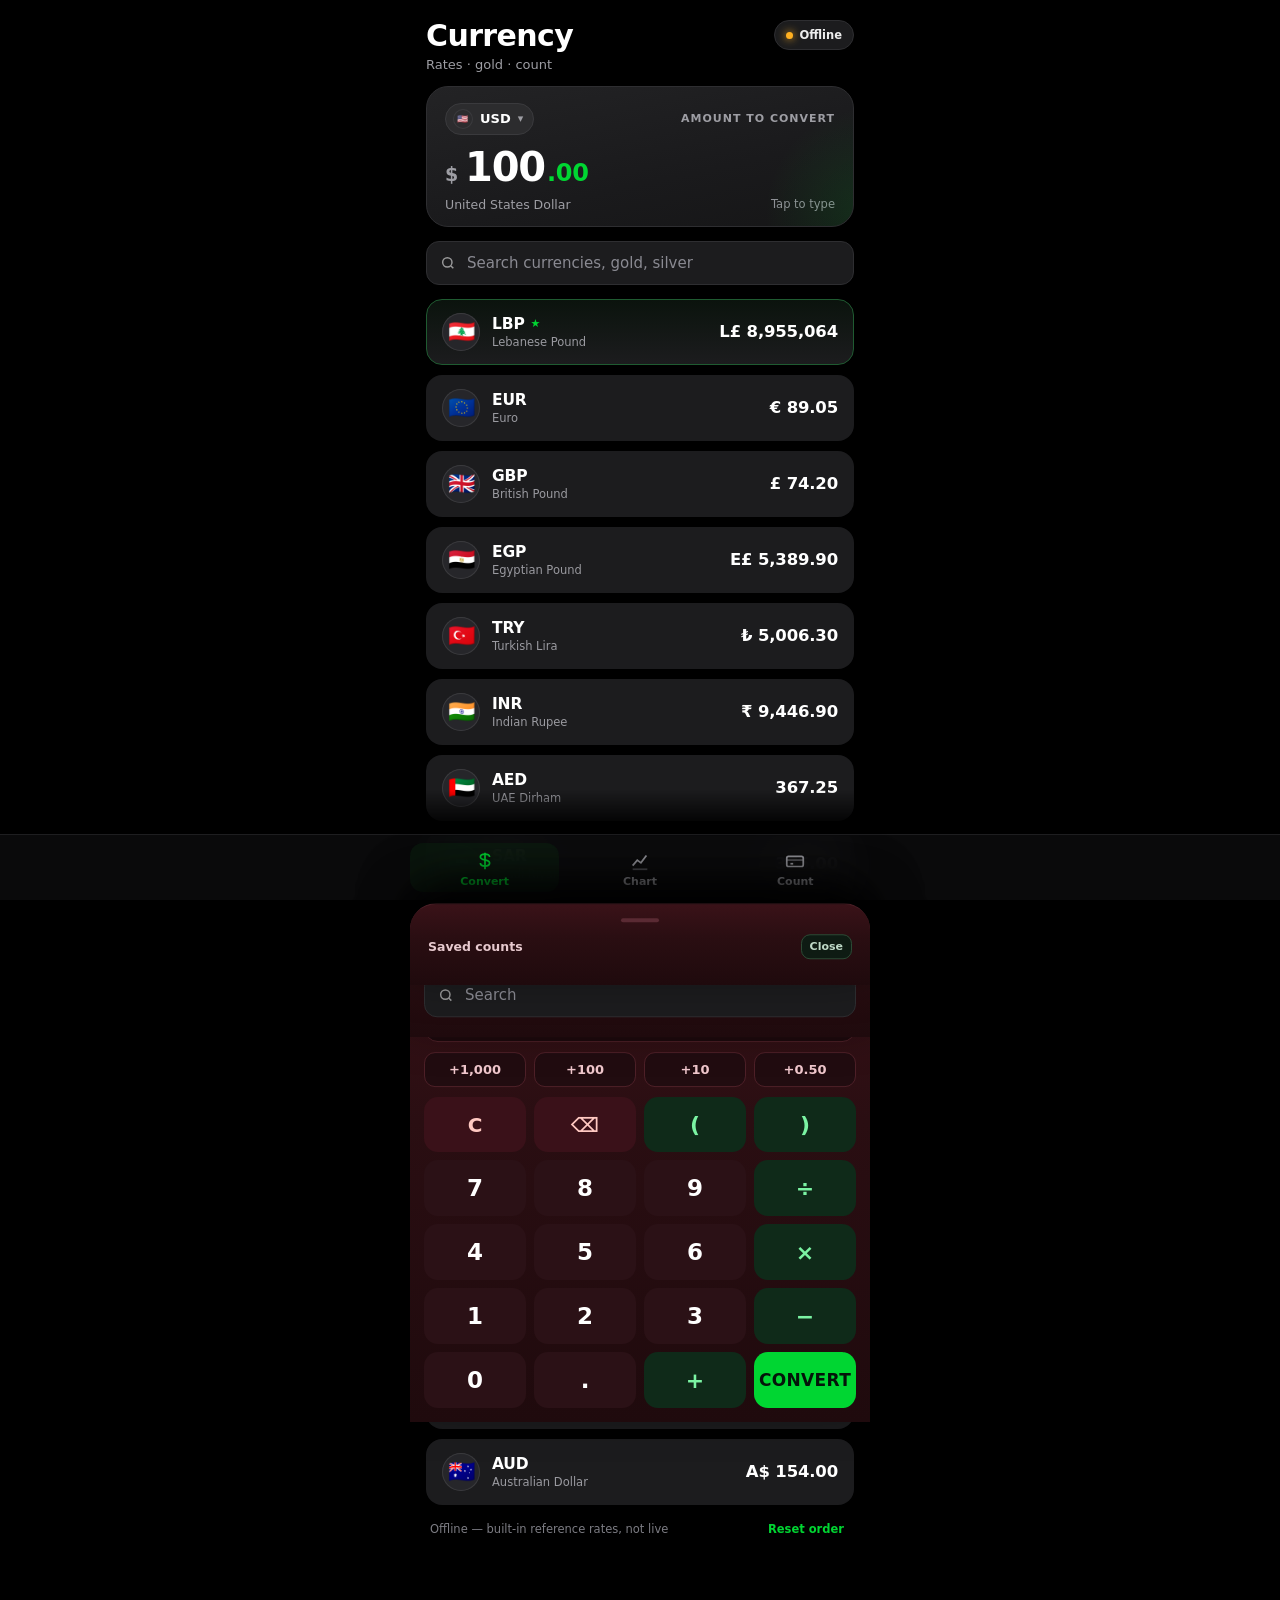
<file: web/index.html>
<!doctype html>
<html lang="en">
<head>
<meta charset="utf-8">
<meta name="viewport" content="width=device-width, initial-scale=1, viewport-fit=cover">
<meta name="theme-color" content="#000000">
<meta name="apple-mobile-web-app-capable" content="yes">
<meta name="apple-mobile-web-app-status-bar-style" content="black-translucent">
<meta name="apple-mobile-web-app-title" content="Currency">
<link rel="manifest" href="manifest.webmanifest">
<link rel="apple-touch-icon" href="icon-192.png">
<link rel="stylesheet" href="app.css">
<title>Currency</title>
</head>
<body>

<div class="shell">

  <!-- ── Convert ─────────────────────────────────────────── -->
  <section class="view active" id="view-convert">
    <header>
      <div>
        <div class="title">Currency</div>
        <div class="subtitle">Rates · gold · count</div>
      </div>
      <button class="status" id="status" type="button" title="Tap to refresh">
        <span class="dot"></span><span id="statusText">Updated</span>
      </button>
    </header>

    <button class="add-cur" id="installBanner" type="button" hidden>Install on this phone — works offline</button>

    <section class="base" id="baseCard">
      <div class="base-top">
        <span class="pill"><span id="baseFlag" class="badge fiat" style="width:20px;height:20px;font-size:9px">$</span><span id="baseCode">USD</span><span class="caret">▾</span></span>
        <span class="label">AMOUNT TO CONVERT</span>
      </div>
      <div class="amount">
        <span class="cur" id="baseSymbol">$</span>
        <span id="amountInt">100</span><span class="cents" id="amountCents">.00</span>
      </div>
      <div class="base-foot">
        <span class="name" id="baseName">United States Dollar</span>
        <span class="edit">Tap to type</span>
      </div>
    </section>

    <div class="search">
      <svg width="16" height="16" viewBox="0 0 24 24" fill="none" stroke="currentColor" stroke-width="2.2"><circle cx="11" cy="11" r="7"/><path d="m20 20-3.6-3.6"/></svg>
      <input id="search" type="search" placeholder="Search currencies, gold, silver" autocomplete="off" spellcheck="false">
    </div>

    <ul class="list" id="list"></ul>

    <div class="foot">
      <span id="footLeft">Rates by open.er-api.com</span>
      <button class="ghost" id="resetOrder" type="button">Reset order</button>
    </div>
  </section>

  <!-- ── Chart ───────────────────────────────────────────── -->
  <section class="view" id="view-chart">
    <header>
      <div>
        <div class="title">Chart</div>
        <div class="subtitle">Daily reference rates · ECB</div>
      </div>
      <button class="status" id="chartStatus" type="button"><span class="dot"></span><span id="chartStatusText">—</span></button>
    </header>

    <div class="pair">
      <button class="pair-btn" id="pickBase" type="button">
        <span class="badge flag" id="chartBaseFlag" style="width:30px;height:30px;font-size:17px">🇪🇺</span>
        <span><span id="chartBase">EUR</span><div class="sm">from</div></span>
      </button>
      <button class="swap" id="swapPair" type="button" title="Swap">⇄</button>
      <button class="pair-btn" id="pickQuote" type="button">
        <span class="badge flag" id="chartQuoteFlag" style="width:30px;height:30px;font-size:17px">🇺🇸</span>
        <span><span id="chartQuote">USD</span><div class="sm">to</div></span>
      </button>
    </div>

    <div class="quote">
      <div class="quote-top">
        <div>
          <div class="quote-big"><span id="chartLast">—</span></div>
          <div class="quote-sub" id="chartLastLabel">loading</div>
        </div>
        <div class="delta" id="chartDelta">—</div>
      </div>
      <div class="chart-wrap" id="chartWrap">
        <svg id="chart" viewBox="0 0 360 190" preserveAspectRatio="none"></svg>
        <div class="scrub-tip" id="scrubTip"></div>
      </div>
    </div>

    <div class="chips-row">
      <button class="period" data-period="1M" type="button">1M</button>
      <button class="period active" data-period="3M" type="button">3M</button>
      <button class="period" data-period="6M" type="button">6M</button>
      <button class="period" data-period="1Y" type="button">1Y</button>
    </div>

    <div class="stats">
      <div class="stat"><div class="k">HIGH</div><div class="v" id="chartHigh">—</div></div>
      <div class="stat"><div class="k">LOW</div><div class="v" id="chartLow">—</div></div>
      <div class="stat"><div class="k">CHANGE</div><div class="v" id="chartChange">—</div></div>
    </div>

    <div class="empty" id="chartEmpty" hidden></div>
  </section>

  <!-- ── Count ───────────────────────────────────────────── -->
  <section class="view" id="view-count">
    <header>
      <div>
        <div class="title">Count</div>
        <div class="subtitle">Mixed bag · total in USD</div>
      </div>
      <button class="status" id="countStatus" type="button"><span class="dot"></span><span id="countStatusText">Rates live</span></button>
    </header>

    <div class="total-card">
      <div class="total-head">
        <span class="total-label">TOTAL IN USD</span>
        <div class="total-actions">
          <button class="mini" id="countHistory" type="button">History</button>
          <button class="mini save" id="countSave" type="button">Save</button>
          <button class="mini" id="countClear" type="button">Clear</button>
        </div>
      </div>
      <div class="total-num"><span class="sym">$</span><span id="countInt">0</span><span class="cents" id="countCents">.00</span></div>
      <div class="total-meta" id="countMeta">0 notes · 0 currencies</div>
      <div class="verdict">
        <span>Expected <input class="exp-input" id="expected" type="text" inputmode="decimal" placeholder="—"></span>
        <span class="chip-v" id="verdictChip">—</span>
      </div>
    </div>

    <div id="curCards" style="display:flex;flex-direction:column;gap:12px"></div>
    <button class="add-cur" id="addCurrency" type="button">+ Add a currency to the bag</button>
    <div class="foot"><span id="countFoot">Rates update with the Convert tab</span><span></span></div>
  </section>

</div>

<div class="fade"></div>

<nav class="tabs">
  <div class="tabs-inner">
    <button class="tab active" type="button" data-view="convert">
      <svg viewBox="0 0 24 24" fill="none" stroke="currentColor" stroke-width="1.9"><path d="M12 3v18"/><path d="M17 7.5c0-1.9-2.2-3-5-3s-5 1.1-5 3 2.2 2.7 5 3.3 5 1.4 5 3.4-2.2 3.3-5 3.3-5-1.4-5-3.3"/></svg>
      Convert
    </button>
    <button class="tab" type="button" data-view="chart">
      <svg viewBox="0 0 24 24" fill="none" stroke="currentColor" stroke-width="1.9"><path d="M4 17l5-6 4 3 6-8"/><path d="M4 21h16" opacity=".45"/></svg>
      Chart
    </button>
    <button class="tab" type="button" data-view="count">
      <svg viewBox="0 0 24 24" fill="none" stroke="currentColor" stroke-width="1.9"><rect x="3" y="7" width="18" height="11" rx="2"/><path d="M3 11h18" opacity=".5"/><path d="M7 15h3"/></svg>
      Count
    </button>
  </div>
</nav>

<div class="scrim" id="scrim"></div>

<!-- keypad: also used for "how many notes" -->
<div class="sheet" id="sheet" role="dialog" aria-modal="true" aria-label="Amount keypad">
  <div class="grab"></div>
  <div class="sheet-head">
    <span class="sheet-title" id="sheetTitle">Convert from</span>
    <span class="sheet-cur" id="sheetCur">USD · United States Dollar</span>
  </div>
  <div class="entry idle" id="entry">Tap digits — arithmetic allowed</div>
  <div class="chips">
    <button class="chip" type="button" data-chip="1000">+1,000</button>
    <button class="chip" type="button" data-chip="100">+100</button>
    <button class="chip" type="button" data-chip="10">+10</button>
    <button class="chip" type="button" data-chip="0.5">+0.50</button>
  </div>
  <div class="keys">
    <button class="key fn" type="button" data-key="C">C</button>
    <button class="key fn" type="button" data-key="back">⌫</button>
    <button class="key op" type="button" data-key="(">(</button>
    <button class="key op" type="button" data-key=")">)</button>
    <button class="key" type="button" data-key="7">7</button>
    <button class="key" type="button" data-key="8">8</button>
    <button class="key" type="button" data-key="9">9</button>
    <button class="key op" type="button" data-key="÷">÷</button>
    <button class="key" type="button" data-key="4">4</button>
    <button class="key" type="button" data-key="5">5</button>
    <button class="key" type="button" data-key="6">6</button>
    <button class="key op" type="button" data-key="×">×</button>
    <button class="key" type="button" data-key="1">1</button>
    <button class="key" type="button" data-key="2">2</button>
    <button class="key" type="button" data-key="3">3</button>
    <button class="key op" type="button" data-key="−">−</button>
    <button class="key" type="button" data-key="0">0</button>
    <button class="key" type="button" data-key=".">.</button>
    <button class="key op" type="button" data-key="+">+</button>
    <button class="key go" type="button" data-key="go">CONVERT</button>
  </div>
</div>

<!-- currency picker: chart pair, bag additions -->
<div class="sheet" id="picker" role="dialog" aria-modal="true" aria-label="Choose a currency">
  <div class="grab"></div>
  <div class="sheet-head">
    <span class="sheet-title" id="pickerTitle">Choose a currency</span>
    <button class="mini" id="pickerClose" type="button">Close</button>
  </div>
  <div class="search" style="margin-bottom:6px">
    <svg width="16" height="16" viewBox="0 0 24 24" fill="none" stroke="currentColor" stroke-width="2.2"><circle cx="11" cy="11" r="7"/><path d="m20 20-3.6-3.6"/></svg>
    <input id="pickerSearch" type="search" placeholder="Search" autocomplete="off" spellcheck="false">
  </div>
  <div id="pickerList" style="max-height:56dvh;overflow:auto"></div>
</div>

<!-- history -->
<div class="sheet" id="history" role="dialog" aria-modal="true" aria-label="Saved counts">
  <div class="grab"></div>
  <div class="sheet-head">
    <span class="sheet-title">Saved counts</span>
    <button class="mini" id="historyClose" type="button">Close</button>
  </div>
  <div class="hist-list" id="historyList"></div>
</div>

<div class="toast" id="toast"></div>

<script src="app.js"></script>
</body>
</html>
</file>
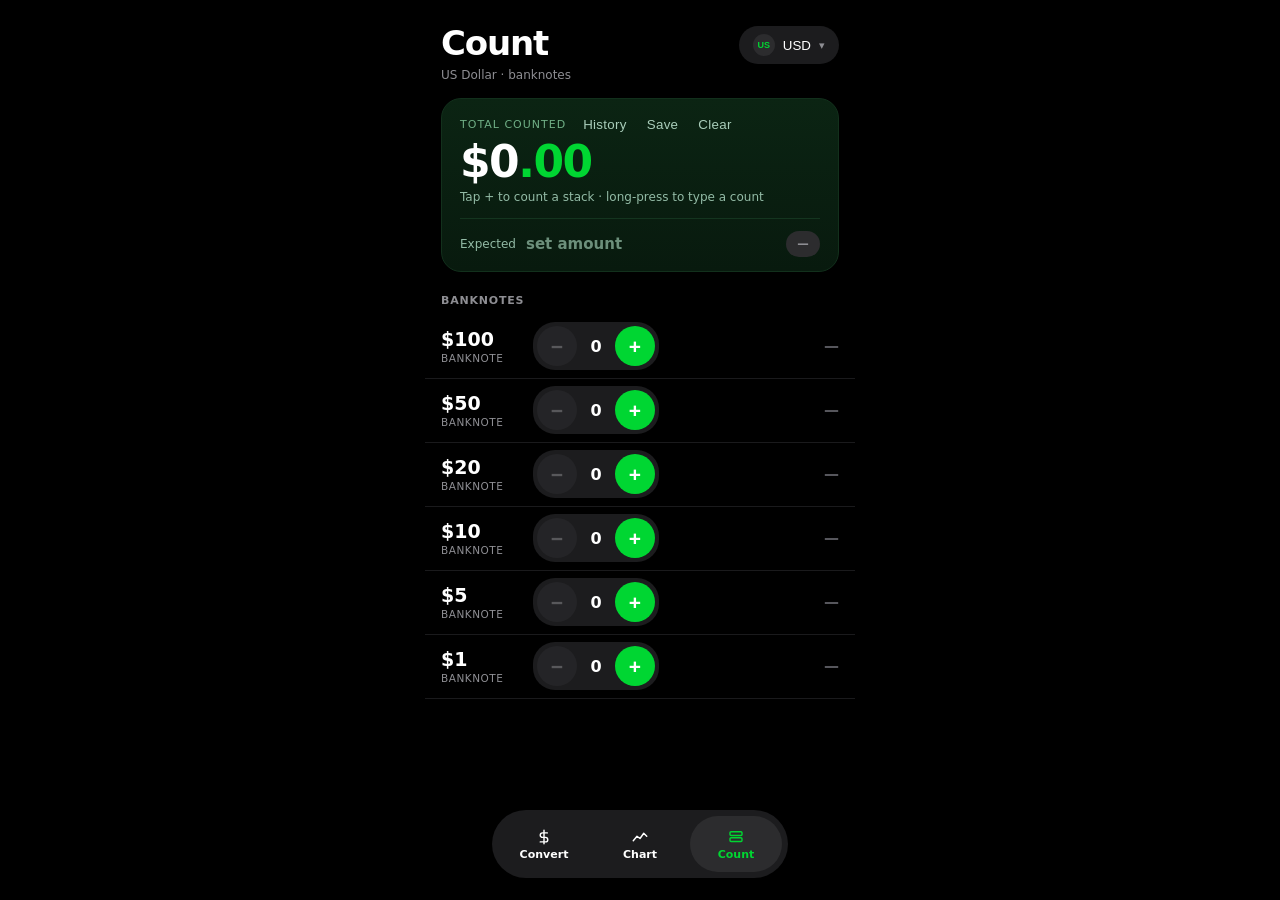
<file: design/count-screen-v2.html>
<!DOCTYPE html>
<html lang="en">
<head>
<meta charset="utf-8">
<meta name="viewport" content="width=device-width, initial-scale=1, viewport-fit=cover">
<title>Count — design demo v2</title>
<style>
  :root{
    --bg:#000; --surface:#1C1C1E; --surface-high:#2C2C2E; --divider:#1A1A1C;
    --green:#00D632; --green-deep:#0E2A16; --text:#fff; --muted:#8E8E93;
    --red:#FF453A; --amber:#FFB020;
  }
  *{box-sizing:border-box; -webkit-tap-highlight-color:transparent; user-select:none}
  html,body{margin:0; height:100%; background:var(--bg)}
  body{font-family:-apple-system,BlinkMacSystemFont,"SF Pro Display","Segoe UI",Roboto,system-ui,sans-serif;
       color:var(--text); display:flex; justify-content:center}
  .screen{width:100%; max-width:430px; min-height:100vh; background:var(--bg);
          display:flex; flex-direction:column; padding:0 0 150px; position:relative}

  header{display:flex; align-items:flex-start; gap:12px; padding:26px 16px 4px}
  h1{margin:0; font-size:34px; line-height:1.05; font-weight:800; letter-spacing:-1.2px}
  .sub{margin:6px 0 0; font-size:12px; color:var(--muted)}
  .spacer{flex:1}
  .pill{display:flex; align-items:center; gap:8px; height:38px; padding:0 14px; background:var(--surface);
        border:0; border-radius:19px; color:var(--text); font:600 14px/1 inherit; cursor:pointer}
  .pill .flag{width:22px; height:22px; border-radius:50%; background:var(--surface-high);
              display:grid; place-items:center; font-size:9px; font-weight:800; color:var(--green)}
  .pill .chev{color:var(--muted); font-size:11px}

  .total{margin:12px 16px 6px; padding:16px 18px 14px; border-radius:20px;
         background:linear-gradient(180deg,#0B2413 0%,#081A0E 100%); border:1px solid #12301C}
  .total .head{display:flex; align-items:center; gap:10px}
  .total .label{font-size:11px; letter-spacing:1px; text-transform:uppercase; color:#6FAE85}
  .total .actions{margin-left:auto; display:flex; gap:6px; margin:-8px -6px -8px 0}
  .ghost{background:none; border:0; color:#A9CDBA; font:600 12.5px inherit; letter-spacing:.3px;
         cursor:pointer; padding:10px 7px; border-radius:10px}
  .total .amount{margin-top:6px; font-size:44px; line-height:1; font-weight:800; letter-spacing:-1.5px;
                 font-variant-numeric:tabular-nums}
  .total .amount .cents{color:var(--green)}
  .total .meta{margin-top:6px; font-size:12px; color:#93BBA6}

  .expected{margin-top:14px; padding-top:12px; border-top:1px solid #14351F;
            display:flex; align-items:center; gap:10px}
  .expected .ek{font-size:12px; color:#93BBA6}
  .expected .ev{font-size:15px; font-weight:700; font-variant-numeric:tabular-nums; cursor:pointer}
  .expected .ev.unset{color:#6C8F7B; font-weight:600}
  .chip{display:inline-flex; align-items:center; gap:5px; height:26px; padding:0 11px;
        border-radius:13px; font-size:11.5px; font-weight:700; letter-spacing:.2px}
  .chip.ok{background:rgba(0,214,50,.16); color:var(--green)}
  .chip.short{background:rgba(255,69,58,.16); color:var(--red)}
  .chip.over{background:rgba(255,176,32,.16); color:var(--amber)}
  .chip.none{background:var(--surface-high); color:var(--muted)}
  .chip.push{margin-left:auto}

  .section-label{padding:16px 16px 8px; font-size:11px; letter-spacing:.8px; text-transform:uppercase;
                 color:var(--muted); font-weight:600}
  .row{display:flex; align-items:center; gap:12px; padding:0 16px; height:64px; border-bottom:1px solid var(--divider)}
  .den{display:flex; flex-direction:column; gap:2px; min-width:74px}
  .den .note{font-size:19px; font-weight:700; font-variant-numeric:tabular-nums}
  .den .kind{font-size:10.5px; color:var(--muted); letter-spacing:.5px; text-transform:uppercase}
  .line{margin-left:auto; font-size:15px; font-weight:700; color:var(--green);
        font-variant-numeric:tabular-nums; min-width:86px; text-align:right}
  .line.zero{color:#56565C}
  .stepper{display:flex; align-items:center; gap:2px; background:var(--surface); border-radius:22px;
           padding:4px; margin-left:6px}
  .stepper button{width:40px; height:40px; border:0; border-radius:20px; background:#3A3A3E;
                  color:#F2F2F7; font-size:21px; font-weight:600; line-height:1; cursor:pointer;
                  display:grid; place-items:center; touch-action:manipulation}
  .stepper button.off{opacity:.28}
  .stepper button:active{transform:scale(.94)}
  .stepper .plus{background:var(--green); color:#fff; transition:box-shadow .12s}
  .stepper .plus.pressed{box-shadow:0 0 0 5px rgba(0,214,50,.25)}
  .stepper .count{min-width:34px; text-align:center; font-size:16px; font-weight:700;
                  font-variant-numeric:tabular-nums; cursor:pointer}

  nav{position:fixed; bottom:22px; left:50%; transform:translateX(-50%); display:flex; gap:4px;
      padding:6px; border-radius:34px; background:var(--surface); box-shadow:0 10px 40px rgba(0,0,0,.6)}
  .tab{display:flex; flex-direction:column; align-items:center; justify-content:center; gap:2px;
       width:92px; height:56px; border-radius:28px; color:var(--text); font-size:11px; font-weight:600;
       cursor:pointer}
  .tab .ico{display:grid; place-items:center; height:18px}
  .tab .ico svg{width:18px; height:18px; stroke:currentColor; fill:none; stroke-width:1.9;
                stroke-linecap:round; stroke-linejoin:round}
  .tab.active{background:var(--surface-high); color:var(--green)}

  .sheet{position:fixed; inset:0; background:rgba(0,0,0,.65); display:none; align-items:flex-end; z-index:20}
  .sheet.open{display:flex}
  .card{width:100%; max-width:430px; margin:0 auto; background:var(--surface);
        border-radius:22px 22px 0 0; padding:10px 0 24px}
  .card h3{margin:12px 18px 8px; font-size:12px; letter-spacing:.6px; text-transform:uppercase; color:var(--muted)}
  .opt{display:flex; align-items:center; gap:12px; height:56px; padding:0 18px; font-size:16px}
  .opt .flag{width:26px; height:26px; border-radius:50%; background:var(--surface-high); display:grid;
             place-items:center; font-size:10px; font-weight:800; color:var(--green)}
  .opt .tick{margin-left:auto; color:var(--green); font-weight:700}

  .kp-head{display:flex; align-items:flex-end; gap:12px; padding:6px 18px 2px}
  .kp-head .what{font-size:13px; color:var(--muted)}
  .kp-head .val{margin-left:auto; font-size:30px; font-weight:800; font-variant-numeric:tabular-nums}
  .kp-grid{display:grid; grid-template-columns:repeat(3,1fr); gap:10px; padding:14px 18px 6px}
  .kp-grid button{height:56px; border:0; border-radius:16px; background:var(--surface-high);
                  color:var(--text); font-size:22px; font-weight:600; cursor:pointer}
  .kp-grid button.go{background:var(--green); color:#fff; font-size:15px; font-weight:800}

  .item{display:flex; align-items:center; gap:12px; padding:12px 18px; border-bottom:1px solid var(--divider)}
  .item .when{font-size:11px; color:var(--muted); margin-top:2px}
  .item .amt{font-size:16px; font-weight:700; font-variant-numeric:tabular-nums}
  .item .right{margin-left:auto; text-align:right}
  .empty{padding:26px 18px; color:var(--muted); font-size:13px}
</style>
</head>
<body>
<div class="screen">

  <header>
    <div>
      <h1>Count</h1>
      <p class="sub" id="sub">US Dollar · banknotes</p>
    </div>
    <div class="spacer"></div>
    <button class="pill" id="currencyBtn">
      <span class="flag" id="pillFlag">US</span>
      <span id="pillCode">USD</span>
      <span class="chev">▾</span>
    </button>
  </header>

  <section class="total">
    <div class="head">
      <div class="label">Total counted</div>
      <div class="actions">
        <button class="ghost" id="historyBtn">History</button>
        <button class="ghost" id="saveBtn">Save</button>
        <button class="ghost" id="clearAll">Clear</button>
      </div>
    </div>
    <div class="amount" id="total">$0<span class="cents">.00</span></div>
    <div class="meta" id="meta">Tap + to count a stack</div>

    <div class="expected">
      <span class="ek">Expected</span>
      <span class="ev unset" id="expectedVal">set amount</span>
      <span class="chip none push" id="matchChip">—</span>
    </div>
  </section>

  <div class="section-label">Banknotes</div>
  <div id="list"></div>

  <nav>
    <div class="tab"><span class="ico"><svg viewBox="0 0 24 24"><path d="M12 3v18M16.5 6.5H10a3 3 0 0 0 0 6h4a3 3 0 0 1 0 6H7"/></svg></span><span>Convert</span></div>
    <div class="tab"><span class="ico"><svg viewBox="0 0 24 24"><path d="M3 17l5-6 4 3 5-7 4 4"/></svg></span><span>Chart</span></div>
    <div class="tab active"><span class="ico"><svg viewBox="0 0 24 24"><rect x="4" y="5" width="16" height="5" rx="1.4"/><rect x="4" y="13" width="16" height="5" rx="1.4"/></svg></span><span>Count</span></div>
  </nav>
</div>

<div class="sheet" id="currencySheet">
  <div class="card">
    <h3>Count in</h3>
    <div class="opt" data-currency="USD"><span class="flag">US</span>US Dollar<span class="tick">✓</span></div>
    <div class="opt" data-currency="LBP"><span class="flag">LB</span>Lebanese Pound</div>
    <div class="opt" data-currency="EUR"><span class="flag">EU</span>Euro</div>
  </div>
</div>

<div class="sheet" id="keypadSheet">
  <div class="card">
    <div class="kp-head">
      <div class="what" id="kpWhat">Count</div>
      <div class="val" id="kpVal">0</div>
    </div>
    <div class="kp-grid" id="kpGrid">
      <button data-k="1">1</button><button data-k="2">2</button><button data-k="3">3</button>
      <button data-k="4">4</button><button data-k="5">5</button><button data-k="6">6</button>
      <button data-k="7">7</button><button data-k="8">8</button><button data-k="9">9</button>
      <button data-k="back">⌫</button><button data-k="0">0</button><button data-k="ok" class="go">Done</button>
    </div>
  </div>
</div>

<div class="sheet" id="historySheet">
  <div class="card">
    <h3>Saved counts</h3>
    <div id="histList"></div>
  </div>
</div>

<script>
const CURRENCIES = {
  USD: { symbol:"$", name:"US Dollar", notes:[100,50,20,10,5,1] },
  LBP: { symbol:"ل.ل ", name:"Lebanese Pound", notes:[100000,50000,20000,10000,5000,1000] },
  EUR: { symbol:"€", name:"Euro", notes:[200,100,50,20,10,5] }
};

const STORE = "count-demo-v2";
let saved = {};
try { saved = JSON.parse(localStorage.getItem(STORE)) || {}; } catch (e) { saved = {}; }

const state = {
  currency: saved.currency || "USD",
  counts: saved.counts || {},
  expected: saved.expected || {},
  history: saved.history || []
};
const persist = () => localStorage.setItem(STORE, JSON.stringify(state));

const cur = () => CURRENCIES[state.currency];
const money = (v, code = state.currency) =>
  CURRENCIES[code].symbol + Math.round(v).toLocaleString("en-US");
const countsOf = (code = state.currency) => (state.counts[code] = state.counts[code] || {});
const expectedOf = (code = state.currency) => state.expected[code] || 0;

function totals() {
  const c = cur(), n = countsOf();
  let total = 0, notes = 0;
  c.notes.forEach(d => { const k = n[d] || 0; total += d * k; notes += k; });
  return { total, notes };
}

function render() {
  const c = cur(), n = countsOf();
  document.getElementById("pillCode").textContent = state.currency;
  document.getElementById("pillFlag").textContent = state.currency.slice(0, 2);
  document.getElementById("sub").textContent = c.name + " · banknotes";

  const list = document.getElementById("list");
  list.innerHTML = "";
  c.notes.forEach(d => {
    const k = n[d] || 0;
    const row = document.createElement("div");
    row.className = "row";
    row.innerHTML = `
      <div class="den">
        <span class="note">${c.symbol}${d.toLocaleString("en-US")}</span>
        <span class="kind">banknote</span>
      </div>
      <div class="stepper">
        <button class="${k === 0 ? "off" : ""}" data-note="${d}" data-delta="-1">−</button>
        <div class="count" data-edit="${d}">${k}</div>
        <button class="plus" data-note="${d}" data-delta="1">+</button>
      </div>
      <div class="line ${k === 0 ? "zero" : ""}">${k === 0 ? "—" : money(d * k)}</div>`;
    list.appendChild(row);
  });

  const { total, notes } = totals();
  const whole = Math.floor(total).toLocaleString("en-US");
  document.getElementById("total").innerHTML = `${c.symbol}${whole}<span class="cents">.00</span>`;
  document.getElementById("meta").textContent =
    notes === 0 ? "Tap + to count a stack · long-press to type a count"
                : `${notes} note${notes === 1 ? "" : "s"} counted`;

  const exp = expectedOf();
  const ev = document.getElementById("expectedVal");
  const chip = document.getElementById("matchChip");
  if (exp > 0) {
    ev.textContent = money(exp);
    ev.classList.remove("unset");
    const diff = total - exp;
    chip.className = "chip push " + (diff === 0 ? "ok" : diff < 0 ? "short" : "over");
    chip.textContent = diff === 0 ? "✓ Match" : diff < 0 ? "Short " + money(-diff) : "Over " + money(diff);
  } else {
    ev.textContent = "set amount";
    ev.classList.add("unset");
    chip.className = "chip push none";
    chip.textContent = "—";
  }
  persist();
}

/* ----- steppers; a long press on + asks for a number ----- */
let pressTimer = null, longFired = false;

document.addEventListener("pointerdown", e => {
  const btn = e.target.closest("button.plus[data-note]");
  if (!btn) return;
  longFired = false;
  btn.classList.add("pressed");
  pressTimer = setTimeout(() => {
    longFired = true;
    btn.classList.remove("pressed");
    openKeypad(Number(btn.dataset.note));
  }, 420);
});
["pointerup", "pointercancel", "pointerleave"].forEach(ev =>
  document.addEventListener(ev, () => {
    clearTimeout(pressTimer);
    document.querySelectorAll(".plus.pressed").forEach(b => b.classList.remove("pressed"));
  })
);

document.addEventListener("click", e => {
  if (longFired) { longFired = false; return; }

  const step = e.target.closest("button[data-note]");
  if (step) {
    const d = Number(step.dataset.note), delta = Number(step.dataset.delta);
    const n = countsOf();
    n[d] = Math.max(0, (n[d] || 0) + delta);
    render();
    return;
  }
  const edit = e.target.closest("[data-edit]");
  if (edit) openKeypad(Number(edit.dataset.edit));
});

/* ----- numeric keypad ----- */
let kp = { mode: "count", note: null, buffer: "" };

function openKeypad(note) {
  kp = { mode: "count", note, buffer: String(countsOf()[note] || 0), replacing: true };
  paintKeypad();
  document.getElementById("keypadSheet").classList.add("open");
}
function openExpected() {
  kp = { mode: "expected", note: null, buffer: String(expectedOf() || ""), replacing: true };
  paintKeypad();
  document.getElementById("keypadSheet").classList.add("open");
}
function paintKeypad() {
  const isCount = kp.mode === "count";
  document.getElementById("kpWhat").textContent = isCount
    ? `How many ${cur().symbol}${kp.note.toLocaleString("en-US")} notes?`
    : `Expected amount · ${state.currency}`;
  document.getElementById("kpVal").textContent = kp.buffer === "" ? "0" : kp.buffer;
}

document.getElementById("kpGrid").onclick = e => {
  const b = e.target.closest("button[data-k]");
  if (!b) return;
  const k = b.dataset.k;
  if (k === "back") { kp.buffer = kp.buffer.slice(0, -1); kp.replacing = false; }
  else if (k === "ok") {
    const value = Number(kp.buffer || 0);
    if (kp.mode === "count") countsOf()[kp.note] = value;
    else state.expected[state.currency] = value;
    document.getElementById("keypadSheet").classList.remove("open");
    render();
    return;
  } else if (kp.buffer.length < 9) {
    if (kp.replacing) { kp.buffer = k; kp.replacing = false; }
    else kp.buffer = (kp.buffer === "0" ? "" : kp.buffer) + k;
  }
  paintKeypad();
};

document.getElementById("expectedVal").onclick = openExpected;

/* ----- clear / save / history ----- */
document.getElementById("clearAll").onclick = () => {
  state.counts[state.currency] = {};
  render();
};

document.getElementById("saveBtn").onclick = () => {
  const { total, notes } = totals();
  if (total === 0) return;
  state.history.unshift({
    at: new Date().toISOString(),
    code: state.currency,
    total, notes,
    expected: expectedOf()
  });
  state.history = state.history.slice(0, 40);
  persist();
  openHistory();
};

function openHistory() {
  const list = document.getElementById("histList");
  if (state.history.length === 0) {
    list.innerHTML = `<div class="empty">No saved counts yet. Count some notes and tap Save.</div>`;
  } else {
    list.innerHTML = state.history.map(h => {
      const when = new Date(h.at).toLocaleString("en-GB",
        { day: "2-digit", month: "short", hour: "2-digit", minute: "2-digit" });
      const diff = h.expected > 0 ? h.total - h.expected : null;
      const chip = diff === null ? `<span class="chip none">no target</span>`
        : diff === 0 ? `<span class="chip ok">✓ Match</span>`
        : diff < 0 ? `<span class="chip short">Short ${money(-diff, h.code)}</span>`
        : `<span class="chip over">Over ${money(diff, h.code)}</span>`;
      return `<div class="item">
        <div>
          <div class="amt">${money(h.total, h.code)}</div>
          <div class="when">${when} · ${h.notes} notes · ${h.code}</div>
        </div>
        <div class="right">${chip}</div>
      </div>`;
    }).join("");
  }
  document.getElementById("historySheet").classList.add("open");
}
document.getElementById("historyBtn").onclick = openHistory;

/* ----- sheets ----- */
document.getElementById("currencyBtn").onclick = () =>
  document.getElementById("currencySheet").classList.add("open");

document.querySelectorAll(".sheet").forEach(sheet => {
  sheet.onclick = e => {
    if (e.target === sheet) return sheet.classList.remove("open");
    const opt = e.target.closest(".opt");
    if (!opt) return;
    state.currency = opt.dataset.currency;
    document.querySelectorAll(".opt .tick").forEach(t => t.remove());
    const tick = document.createElement("span");
    tick.className = "tick"; tick.textContent = "✓";
    opt.appendChild(tick);
    sheet.classList.remove("open");
    render();
  };
});

render();
</script>
</body>
</html>
</file>
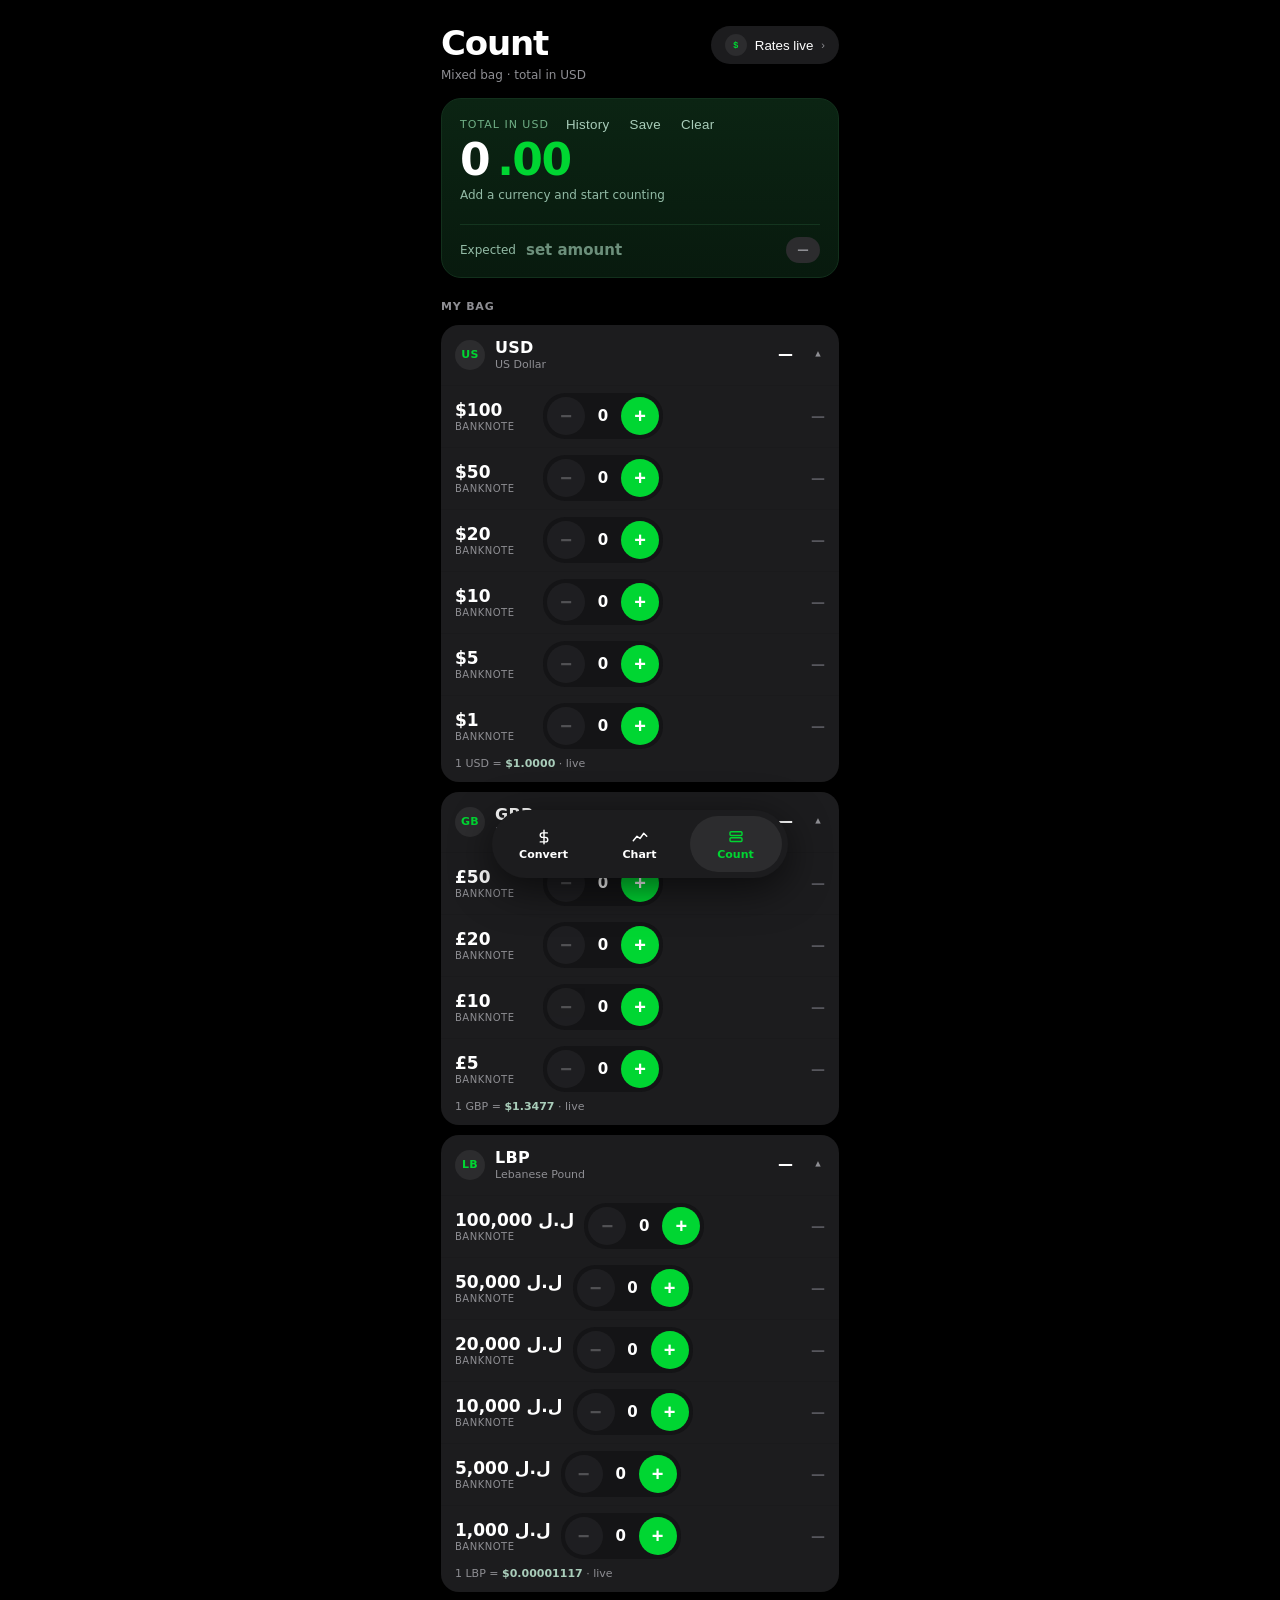
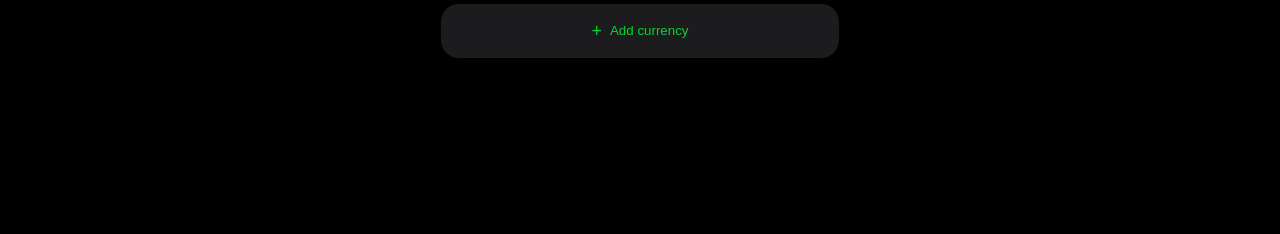
<file: design/count-screen-v3.html>
<!DOCTYPE html>
<html lang="en">
<head>
<meta charset="utf-8">
<meta name="viewport" content="width=device-width, initial-scale=1, viewport-fit=cover">
<title>Count — mixed currencies (demo v3)</title>
<style>
  :root{
    --bg:#000; --surface:#1C1C1E; --surface-high:#2C2C2E; --divider:#1A1A1C;
    --green:#00D632; --text:#fff; --muted:#8E8E93; --red:#FF453A; --amber:#FFB020;
  }
  *{box-sizing:border-box; -webkit-tap-highlight-color:transparent; user-select:none}
  html,body{margin:0; background:var(--bg)}
  body{font-family:-apple-system,BlinkMacSystemFont,"SF Pro Display","Segoe UI",Roboto,system-ui,sans-serif;
       color:var(--text); display:flex; justify-content:center}
  .screen{width:100%; max-width:430px; background:var(--bg); display:flex; flex-direction:column;
          padding:0 0 176px; position:relative; min-height:100vh}

  header{display:flex; align-items:flex-start; gap:12px; padding:26px 16px 4px}
  h1{margin:0; font-size:34px; line-height:1.05; font-weight:800; letter-spacing:-1.2px}
  .sub{margin:6px 0 0; font-size:12px; color:var(--muted)}
  .spacer{flex:1}
  .pill{display:flex; align-items:center; gap:8px; height:38px; padding:0 14px; background:var(--surface);
        border:0; border-radius:19px; color:var(--text); font:600 14px/1 inherit; cursor:pointer}
  .pill .dot{width:22px; height:22px; border-radius:50%; background:var(--surface-high); display:grid;
             place-items:center; font-size:9px; font-weight:800; color:var(--green)}
  .pill .chev{color:var(--muted); font-size:11px}

  /* ---------- sticky grand total ---------- */
  .total{position:sticky; top:0; z-index:10; margin:12px 16px 4px; padding:16px 18px 14px;
         border-radius:20px; background:linear-gradient(180deg,#0B2413 0%,#081A0E 100%);
         border:1px solid #12301C}
  .total .head{display:flex; align-items:center; gap:10px}
  .total .label{font-size:11px; letter-spacing:1px; text-transform:uppercase; color:#6FAE85}
  .total .actions{margin-left:auto; display:flex; gap:6px; margin:-8px -6px -8px 0}
  .ghost{background:none; border:0; color:#A9CDBA; font:600 12.5px inherit; letter-spacing:.3px;
         cursor:pointer; padding:10px 7px; border-radius:10px}
  .total .amount{margin-top:4px; font-size:44px; line-height:1; font-weight:800; letter-spacing:-1.5px;
                 font-variant-numeric:tabular-nums; display:flex; align-items:baseline; gap:8px}
  .total .amount .cents{color:var(--green)}
  .total .meta{margin-top:6px; font-size:12px; color:#93BBA6}

  .breakdown{margin-top:10px; display:flex; flex-direction:column; gap:3px}
  .bd{display:flex; align-items:baseline; gap:8px; font-size:12px; font-variant-numeric:tabular-nums}
  .bd .code{color:#93BBA6; min-width:34px; font-weight:700; letter-spacing:.4px}
  .bd .loc{color:#D7E7DD; flex:1; text-align:right}
  .bd .eq{color:#6FAE85; width:14px; text-align:center}
  .bd .usd{color:#fff; font-weight:600; width:84px; text-align:right}

  .expected{margin-top:12px; padding-top:12px; border-top:1px solid #14351F;
            display:flex; align-items:center; gap:10px}
  .expected .ek{font-size:12px; color:#93BBA6}
  .expected .ev{font-size:15px; font-weight:700; font-variant-numeric:tabular-nums; cursor:pointer}
  .expected .ev.unset{color:#6C8F7B; font-weight:600}
  .chip{display:inline-flex; align-items:center; gap:5px; height:26px; padding:0 11px;
        border-radius:13px; font-size:11.5px; font-weight:700; letter-spacing:.2px}
  .chip.ok{background:rgba(0,214,50,.16); color:var(--green)}
  .chip.short{background:rgba(255,69,58,.16); color:var(--red)}
  .chip.over{background:rgba(255,176,32,.16); color:var(--amber)}
  .chip.none,.chip.stale{background:var(--surface-high); color:var(--muted)}
  .chip.push{margin-left:auto}

  /* ---------- currency sections ---------- */
  .sec{margin:10px 16px 0; background:var(--surface); border-radius:18px; overflow:hidden}
  .sec-head{display:flex; align-items:center; gap:10px; height:60px; padding:0 14px; cursor:pointer}
  .badge{width:30px; height:30px; border-radius:50%; background:var(--surface-high); display:grid;
         place-items:center; font-size:11px; font-weight:800; color:var(--green); letter-spacing:.3px}
  .sec-head .code{font-size:16px; font-weight:700; letter-spacing:.3px}
  .sec-head .note{font-size:11px; color:var(--muted); margin-top:1px}
  .sec-head .sum{margin-left:auto; text-align:right}
  .sec-head .sum .loc{font-size:15px; font-weight:700; font-variant-numeric:tabular-nums}
  .sec-head .sum .usd{font-size:11px; color:var(--green); font-variant-numeric:tabular-nums; margin-top:1px}
  .sec-head .chev{margin-left:8px; color:var(--muted); font-size:11px; width:14px; text-align:center;
                  transition:transform .18s}
  .sec.open .sec-head .chev{transform:rotate(180deg)}
  .sec-body{display:none}
  .sec.open .sec-body{display:block}

  .row{display:flex; align-items:center; gap:10px; padding:0 14px; height:62px;
       border-top:1px solid var(--divider)}
  .den{display:flex; flex-direction:column; gap:1px; min-width:78px}
  .den .note{font-size:17px; font-weight:700; font-variant-numeric:tabular-nums}
  .den .kind{font-size:10px; color:var(--muted); letter-spacing:.5px; text-transform:uppercase}
  .line{margin-left:auto; font-size:14px; font-weight:700; color:var(--green);
        font-variant-numeric:tabular-nums; min-width:84px; text-align:right}
  .line.zero{color:#56565C}
  .stepper{display:flex; align-items:center; gap:2px; background:#141416; border-radius:22px; padding:4px}
  .stepper button{width:38px; height:38px; border:0; border-radius:19px; background:#3A3A3E;
                  color:#F2F2F7; font-size:20px; font-weight:600; line-height:1; cursor:pointer;
                  display:grid; place-items:center; touch-action:manipulation}
  .stepper button.off{opacity:.28}
  .stepper button:active{transform:scale(.94)}
  .stepper .plus{background:var(--green); color:#fff; transition:box-shadow .12s}
  .stepper .plus.pressed{box-shadow:0 0 0 5px rgba(0,214,50,.25)}
  .stepper .count{min-width:32px; text-align:center; font-size:15px; font-weight:700;
                  font-variant-numeric:tabular-nums; cursor:pointer}
  .sec .rate{padding:0 14px 12px; font-size:11px; color:var(--muted)}
  .sec .rate b{color:#A9CDBA; font-weight:600}
  .sec .rate .warn{color:var(--amber)}

  .addCur{margin:12px 16px 0; height:54px; border-radius:18px; background:var(--surface); border:0;
          color:var(--green); font:600 14px inherit; display:flex; align-items:center;
          justify-content:center; gap:8px; cursor:pointer; width:calc(100% - 32px)}
  .addCur span{font-size:18px; line-height:1}

  .section-label{padding:18px 16px 2px; font-size:11px; letter-spacing:.8px; text-transform:uppercase;
                 color:var(--muted); font-weight:600}

  /* ---------- nav ---------- */
  nav{position:fixed; bottom:22px; left:50%; transform:translateX(-50%); display:flex; gap:4px;
      padding:6px; border-radius:34px; background:var(--surface); box-shadow:0 10px 40px rgba(0,0,0,.6); z-index:30}
  .tab{display:flex; flex-direction:column; align-items:center; justify-content:center; gap:2px;
       width:92px; height:56px; border-radius:28px; color:var(--text); font-size:11px; font-weight:600;
       cursor:pointer}
  .tab .ico{display:grid; place-items:center; height:18px}
  .tab .ico svg{width:18px; height:18px; stroke:currentColor; fill:none; stroke-width:1.9;
                stroke-linecap:round; stroke-linejoin:round}
  .tab.active{background:var(--surface-high); color:var(--green)}

  /* ---------- sheets ---------- */
  .sheet{position:fixed; inset:0; background:rgba(0,0,0,.65); display:none; align-items:flex-end; z-index:40}
  .sheet.open{display:flex}
  .card{width:100%; max-width:430px; margin:0 auto; background:var(--surface);
        border-radius:22px 22px 0 0; padding:10px 0 24px; max-height:82vh; overflow-y:auto}
  .card h3{margin:12px 18px 8px; font-size:12px; letter-spacing:.6px; text-transform:uppercase; color:var(--muted)}
  .opt{display:flex; align-items:center; gap:12px; height:58px; padding:0 18px; font-size:16px;
       cursor:pointer}
  .opt .badge{width:28px; height:28px; font-size:10px}
  .opt .meta{font-size:11.5px; color:var(--muted); margin-top:2px}
  .opt .right{margin-left:auto; font-size:12px; color:var(--green); font-weight:700}
  .opt .right.off{color:var(--muted); font-weight:600}
  .opt.on{opacity:.45}

  .kp-head{display:flex; align-items:flex-end; gap:12px; padding:6px 18px 2px}
  .kp-head .what{font-size:13px; color:var(--muted)}
  .kp-head .val{margin-left:auto; font-size:30px; font-weight:800; font-variant-numeric:tabular-nums}
  .kp-grid{display:grid; grid-template-columns:repeat(3,1fr); gap:10px; padding:14px 18px 6px}
  .kp-grid button{height:56px; border:0; border-radius:16px; background:var(--surface-high);
                  color:var(--text); font-size:22px; font-weight:600; cursor:pointer}
  .kp-grid button.go{background:var(--green); color:#fff; font-size:15px; font-weight:800}
  .kp-grid button.dot{font-size:22px}

  .item{display:flex; align-items:center; gap:12px; padding:12px 18px; border-bottom:1px solid var(--divider)}
  .item .when{font-size:11px; color:var(--muted); margin-top:2px}
  .item .amt{font-size:16px; font-weight:700; font-variant-numeric:tabular-nums}
  .item .right{margin-left:auto; text-align:right}
  .empty{padding:26px 18px; color:var(--muted); font-size:13px}
  .toast{position:fixed; left:50%; transform:translateX(-50%); bottom:96px; background:#2C2C2E;
         color:#fff; font-size:12.5px; padding:10px 16px; border-radius:14px; opacity:0;
         transition:opacity .2s; z-index:60; pointer-events:none}
  .toast.show{opacity:1}
</style>
</head>
<body>
<div class="screen">

  <header>
    <div>
      <h1>Count</h1>
      <p class="sub" id="sub">Mixed bag · total in USD</p>
    </div>
    <div class="spacer"></div>
    <button class="pill" id="ratesBtn">
      <span class="dot" id="ratesDot">$</span>
      <span id="ratesTxt">Rates live</span>
      <span class="chev">›</span>
    </button>
  </header>

  <section class="total">
    <div class="head">
      <div class="label">Total in USD</div>
      <div class="actions">
        <button class="ghost" id="historyBtn">History</button>
        <button class="ghost" id="saveBtn">Save</button>
        <button class="ghost" id="clearAll">Clear</button>
      </div>
    </div>
    <div class="amount" id="total">$0<span class="cents">.00</span></div>
    <div class="meta" id="meta">Add a currency and start counting</div>
    <div class="breakdown" id="breakdown"></div>
    <div class="expected">
      <span class="ek">Expected</span>
      <span class="ev unset" id="expectedVal">set amount</span>
      <span class="chip none push" id="matchChip">—</span>
    </div>
  </section>

  <div class="section-label">My bag</div>
  <div id="sections"></div>
  <button class="addCur" id="addCurBtn"><span>+</span> Add currency</button>

  <nav>
    <div class="tab"><span class="ico"><svg viewBox="0 0 24 24"><path d="M12 3v18M16.5 6.5H10a3 3 0 0 0 0 6h4a3 3 0 0 1 0 6H7"/></svg></span><span>Convert</span></div>
    <div class="tab"><span class="ico"><svg viewBox="0 0 24 24"><path d="M3 17l5-6 4 3 5-7 4 4"/></svg></span><span>Chart</span></div>
    <div class="tab active"><span class="ico"><svg viewBox="0 0 24 24"><rect x="4" y="5" width="16" height="5" rx="1.4"/><rect x="4" y="13" width="16" height="5" rx="1.4"/></svg></span><span>Count</span></div>
  </nav>
</div>
<div class="toast" id="toast"></div>

<!-- sheets -->
<div class="sheet" id="addSheet">
  <div class="card">
    <h3>Add a currency to the bag</h3>
    <div id="addList"></div>
  </div>
</div>

<div class="sheet" id="keypadSheet">
  <div class="card">
    <div class="kp-head">
      <div class="what" id="kpWhat">Count</div>
      <div class="val" id="kpVal">0</div>
    </div>
    <div class="kp-grid" id="kpGrid">
      <button data-k="1">1</button><button data-k="2">2</button><button data-k="3">3</button>
      <button data-k="4">4</button><button data-k="5">5</button><button data-k="6">6</button>
      <button data-k="7">7</button><button data-k="8">8</button><button data-k="9">9</button>
      <button data-k="dot" class="dot">.</button><button data-k="0">0</button><button data-k="back">⌫</button>
      <button data-k="ok" class="go" style="grid-column:span 3">Done</button>
    </div>
  </div>
</div>

<div class="sheet" id="historySheet">
  <div class="card">
    <h3>Saved counts</h3>
    <div id="histList"></div>
  </div>
</div>

<script>
/* ---------- currency data (demo rates, same sources the app uses) ---------- */
const CURRENCIES = {
  USD:{ name:"US Dollar",        sym:"$",     toUsd:1,           notes:[100,50,20,10,5,1] },
  GBP:{ name:"British Pound",    sym:"£",     toUsd:1.3477,      notes:[50,20,10,5] },
  EUR:{ name:"Euro",             sym:"€",     toUsd:1.1223,      notes:[200,100,50,20,10,5] },
  LBP:{ name:"Lebanese Pound",   sym:"ل.ل ",  toUsd:1/89550.64,  notes:[100000,50000,20000,10000,5000,1000] },
  TRY:{ name:"Turkish Lira",     sym:"₺",     toUsd:1/50.063,    notes:[200,100,50,20,10,5] },
  EGP:{ name:"Egyptian Pound",   sym:"E£",    toUsd:1/53.899,    notes:[200,100,50,20,10,5] },
  AED:{ name:"UAE Dirham",       sym:"AED ",  toUsd:0.2723,      notes:[500,200,100,50,20,10,5] },
  SAR:{ name:"Saudi Riyal",      sym:"SAR ",  toUsd:0.2666,      notes:[500,200,100,50,20,10,5] },
  SYP:{ name:"Syrian Pound",     sym:"SYP ",  toUsd:1/13002,     notes:[5000,2000,1000,500,200,100] },
  JOD:{ name:"Jordanian Dinar",  sym:"JOD ",  toUsd:1.41,        notes:[50,20,10,5,1] }
};

const STORE = "count-demo-v3";
let saved = {};
try { saved = JSON.parse(localStorage.getItem(STORE)) || {}; } catch(e) { saved = {}; }

const state = {
  bag: saved.bag || ["USD","GBP","LBP"],
  counts: saved.counts || {},
  rates: saved.rates || {},          // manual overrides: code -> toUsd
  expected: saved.expected || 0,
  history: saved.history || [],
  collapsed: saved.collapsed || [],
  stale: saved.stale || false
};
const persist = () => localStorage.setItem(STORE, JSON.stringify(state));

const rateOf = c => state.rates[c] ?? CURRENCIES[c].toUsd;
const localMoney = (v, c) => CURRENCIES[c].sym + Math.round(v).toLocaleString("en-US");
const usd = v => "$" + v.toLocaleString("en-US", { minimumFractionDigits: 2, maximumFractionDigits: 2 });
const countsOf = c => (state.counts[c] = state.counts[c] || {});

function currencyTotal(c) {
  const n = countsOf(c);
  let total = 0, notes = 0;
  CURRENCIES[c].notes.forEach(d => { const k = n[d] || 0; total += d*k; notes += k; });
  return { total, notes };
}

function grand() {
  let totalUsd = 0, notes = 0;
  state.bag.forEach(c => {
    const t = currencyTotal(c);
    totalUsd += t.total * rateOf(c);
    notes += t.notes;
  });
  return { totalUsd, notes };
}

/* ---------- render ---------- */
function render() {
  const wrap = document.getElementById("sections");
  wrap.innerHTML = "";

  state.bag.forEach(code => {
    const c = CURRENCIES[code], t = currencyTotal(code), n = countsOf(code);
    const open = !state.collapsed.includes(code);
    const sec = document.createElement("div");
    sec.className = "sec" + (open ? " open" : "");
    sec.dataset.code = code;

    sec.innerHTML = `
      <div class="sec-head" data-toggle="${code}">
        <div class="badge">${code.slice(0,2)}</div>
        <div>
          <div class="code">${code}</div>
          <div class="note">${c.name}${t.notes ? " · " + t.notes + " note" + (t.notes===1?"":"s") : ""}</div>
        </div>
        <div class="sum">
          <div class="loc">${t.total ? localMoney(t.total, code) : "—"}</div>
          <div class="usd">${t.total ? usd(t.total * rateOf(code)) : ""}</div>
        </div>
        <div class="chev">▾</div>
      </div>
      <div class="sec-body">
        ${c.notes.map(d => {
          const k = n[d] || 0;
          return `<div class="row">
            <div class="den">
              <span class="note">${c.sym}${d.toLocaleString("en-US")}</span>
              <span class="kind">banknote</span>
            </div>
            <div class="stepper">
              <button class="${k===0?"off":""}" data-code="${code}" data-note="${d}" data-delta="-1">−</button>
              <div class="count" data-edit="${code}:${d}">${k}</div>
              <button class="plus" data-code="${code}" data-note="${d}" data-delta="1">+</button>
            </div>
            <div class="line ${k===0?"zero":""}">${k===0?"—":localMoney(d*k, code)}</div>
          </div>`;
        }).join("")}
        <div class="rate">1 ${code} = <b>$${rateOf(code).toFixed(rateOf(code) < 0.001 ? 8 : 4)}</b>
          ${state.rates[code] !== undefined
            ? '· <span class="warn">manual rate</span> <a href="#" data-reset="' + code + '" style="color:#6FAE85">reset</a>'
            : '· live'}${state.stale ? ' · <span class="warn">cached</span>' : ""}</div>
      </div>`;
    wrap.appendChild(sec);
  });

  const { totalUsd, notes } = grand();
  const whole = Math.floor(totalUsd).toLocaleString("en-US");
  const cents = (totalUsd - Math.floor(totalUsd)).toFixed(2).slice(1);
  document.getElementById("total").innerHTML = `${whole}<span class="cents">${cents}</span>`;
  document.getElementById("meta").textContent = notes === 0
    ? "Add a currency and start counting"
    : `${notes} note${notes===1?"":"s"} · ${state.bag.length} currenc${state.bag.length===1?"y":"ies"}${state.stale ? " · cached rates" : ""}`;

  document.getElementById("breakdown").innerHTML = state.bag
    .filter(code => currencyTotal(code).total > 0)
    .map(code => {
      const t = currencyTotal(code).total;
      return `<div class="bd">
        <span class="code">${code}</span>
        <span class="loc">${localMoney(t, code)}</span>
        <span class="eq">→</span>
        <span class="usd">${usd(t * rateOf(code))}</span>
      </div>`;
    }).join("");

  // expected / match, always in USD
  const ev = document.getElementById("expectedVal");
  const chip = document.getElementById("matchChip");
  if (state.expected > 0) {
    ev.textContent = usd(state.expected);
    ev.classList.remove("unset");
    const diff = totalUsd - state.expected;
    chip.className = "chip push " + (Math.abs(diff) < 0.005 ? "ok" : diff < 0 ? "short" : "over");
    chip.textContent = Math.abs(diff) < 0.005 ? "✓ Match"
      : diff < 0 ? "Short " + usd(-diff) : "Over " + usd(diff);
  } else {
    ev.textContent = "set amount";
    ev.classList.add("unset");
    chip.className = "chip push none";
    chip.textContent = "—";
  }

  document.getElementById("ratesDot").textContent = state.stale ? "!" : "$";
  document.getElementById("ratesTxt").textContent = state.stale ? "Cached rates" : "Rates live";
  persist();
}

/* ---------- interactions ---------- */
let pressTimer = null, longFired = false;

document.addEventListener("pointerdown", e => {
  const btn = e.target.closest("button.plus[data-note]");
  if (!btn) return;
  longFired = false;
  btn.classList.add("pressed");
  pressTimer = setTimeout(() => {
    longFired = true;
    btn.classList.remove("pressed");
    openKeypad(btn.dataset.code, Number(btn.dataset.note));
  }, 420);
});
["pointerup","pointercancel","pointerleave"].forEach(ev =>
  document.addEventListener(ev, () => {
    clearTimeout(pressTimer);
    document.querySelectorAll(".plus.pressed").forEach(b => b.classList.remove("pressed"));
  })
);

document.addEventListener("click", e => {
  const reset = e.target.closest("[data-reset]");
  if (reset) { e.preventDefault(); delete state.rates[reset.dataset.reset]; render(); return; }

  if (longFired) { longFired = false; return; }

  const toggle = e.target.closest("[data-toggle]");
  if (toggle) {
    const code = toggle.dataset.toggle;
    state.collapsed = state.collapsed.includes(code)
      ? state.collapsed.filter(c => c !== code)
      : [...state.collapsed, code];
    render();
    return;
  }

  const step = e.target.closest("button[data-note]");
  if (step) {
    const n = countsOf(step.dataset.code), d = Number(step.dataset.note);
    n[d] = Math.max(0, (n[d] || 0) + Number(step.dataset.delta));
    render();
    return;
  }

  const edit = e.target.closest("[data-edit]");
  if (edit) {
    const [code, d] = edit.dataset.edit.split(":");
    openKeypad(code, Number(d));
  }
});

/* ---------- keypad ---------- */
let kp = { mode:"count", code:null, note:null, buffer:"", replacing:true };

function openKeypad(code, note) {
  kp = { mode:"count", code, note, buffer:String(countsOf(code)[note] || 0), replacing:true };
  paintKp();
  document.getElementById("keypadSheet").classList.add("open");
}
function openExpected() {
  kp = { mode:"expected", code:null, note:null, buffer: state.expected ? String(state.expected) : "", replacing:true };
  paintKp();
  document.getElementById("keypadSheet").classList.add("open");
}
function openRate(code) {
  kp = { mode:"rate", code, note:null, buffer:String(rateOf(code)), replacing:true };
  paintKp();
  document.getElementById("keypadSheet").classList.add("open");
}
function paintKp() {
  const t = document.getElementById("kpWhat");
  if (kp.mode === "count")
    t.textContent = `How many ${CURRENCIES[kp.code].sym}${kp.note.toLocaleString("en-US")} notes?`;
  else if (kp.mode === "expected") t.textContent = "Expected amount · USD";
  else t.textContent = `Manual rate · 1 ${kp.code} = ? USD`;
  document.getElementById("kpVal").textContent = kp.buffer === "" ? "0" : kp.buffer;
}

document.getElementById("kpGrid").onclick = e => {
  const b = e.target.closest("button[data-k]");
  if (!b) return;
  const k = b.dataset.k;
  if (k === "back") { kp.buffer = kp.buffer.slice(0,-1); kp.replacing = false; }
  else if (k === "ok") {
    const v = Number(kp.buffer || 0);
    if (kp.mode === "count") countsOf(kp.code)[kp.note] = v;
    else if (kp.mode === "expected") state.expected = v;
    else if (kp.mode === "rate" && v > 0) state.rates[kp.code] = v;
    document.getElementById("keypadSheet").classList.remove("open");
    render();
    return;
  } else if (kp.buffer.length < 12) {
    if (k === "dot") { if (!kp.buffer.includes(".")) kp.buffer = (kp.buffer || "0") + "."; kp.replacing = false; }
    else if (kp.replacing) { kp.buffer = k; kp.replacing = false; }
    else kp.buffer = (kp.buffer === "0" ? "" : kp.buffer) + k;
  }
  paintKp();
};

document.getElementById("expectedVal").onclick = openExpected;

/* ---------- add currency sheet ---------- */
function openAdd() {
  const list = document.getElementById("addList");
  list.innerHTML = Object.keys(CURRENCIES).map(code => {
    const inBag = state.bag.includes(code);
    return `<div class="opt ${inBag ? "on" : ""}" data-pick="${code}">
      <div class="badge">${code.slice(0,2)}</div>
      <div>
        <div>${CURRENCIES[code].name}</div>
        <div class="meta">${code} · 1 ${code} = $${rateOf(code).toFixed(rateOf(code) < 0.001 ? 8 : 4)}</div>
      </div>
      <div class="right ${inBag ? "off" : ""}">${inBag ? "added" : "+ add"}</div>
    </div>`;
  }).join("");
  document.getElementById("addSheet").classList.add("open");
}

document.getElementById("addCurBtn").onclick = openAdd;

document.getElementById("addList").onclick = e => {
  const opt = e.target.closest("[data-pick]");
  if (!opt) return;
  const code = opt.dataset.pick;
  if (state.bag.includes(code)) state.bag = state.bag.filter(c => c !== code);
  else state.bag = [...state.bag, code];
  render();
  openAdd();
};

/* ---------- clear / save / history ---------- */
document.getElementById("clearAll").onclick = () => {
  state.bag.forEach(c => state.counts[c] = {});
  render();
};

document.getElementById("saveBtn").onclick = () => {
  const { totalUsd, notes } = grand();
  if (totalUsd <= 0.004) { toast("Nothing counted yet"); return; }
  state.history.unshift({
    at: new Date().toISOString(),
    totalUsd, notes,
    expected: state.expected,
    parts: state.bag.map(c => ({ code:c, total: currencyTotal(c).total })).filter(p => p.total > 0)
  });
  state.history = state.history.slice(0, 40);
  persist();
  openHistory();
};

function openHistory() {
  const list = document.getElementById("histList");
  if (state.history.length === 0) {
    list.innerHTML = `<div class="empty">No saved counts yet. Count some notes and tap Save.</div>`;
  } else {
    list.innerHTML = state.history.map(h => {
      const when = new Date(h.at).toLocaleString("en-GB",
        { day:"2-digit", month:"short", hour:"2-digit", minute:"2-digit" });
      const diff = h.expected > 0 ? h.totalUsd - h.expected : null;
      const chip = diff === null ? `<span class="chip none">no target</span>`
        : Math.abs(diff) < 0.005 ? `<span class="chip ok">✓ Match</span>`
        : diff < 0 ? `<span class="chip short">Short ${usd(-diff)}</span>`
        : `<span class="chip over">Over ${usd(diff)}</span>`;
      const parts = h.parts.map(p => `${p.code} ${localMoney(p.total, p.code)}`).join(" · ");
      return `<div class="item">
        <div>
          <div class="amt">${usd(h.totalUsd)}</div>
          <div class="when">${when} · ${h.notes} notes</div>
          <div class="when">${parts}</div>
        </div>
        <div class="right">${chip}</div>
      </div>`;
    }).join("");
  }
  document.getElementById("historySheet").classList.add("open");
}
document.getElementById("historyBtn").onclick = openHistory;

/* ---------- rates sheet: tap the pill to override a rate ---------- */
document.getElementById("ratesBtn").onclick = () => {
  const list = document.getElementById("addList");
  document.querySelector("#addSheet h3").textContent = "Rates used (tap to override)";
  list.innerHTML = state.bag.map(code => `<div class="opt" data-rate="${code}">
      <div class="badge">${code.slice(0,2)}</div>
      <div>
        <div>1 ${code}</div>
        <div class="meta">${state.rates[code] !== undefined ? "manual" : "live"} · $${rateOf(code).toFixed(rateOf(code) < 0.001 ? 8 : 4)}</div>
      </div>
      <div class="right">edit</div>
    </div>`).join("") +
    `<div class="opt" data-stale="1"><div class="badge">!</div>
       <div><div>Simulate offline</div><div class="meta">show the cached-rate warning</div></div>
       <div class="right">${state.stale ? "on" : "off"}</div></div>`;
  list.onclick = e => {
    const rateEl = e.target.closest("[data-rate]");
    const staleEl = e.target.closest("[data-stale]");
    if (staleEl) { state.stale = !state.stale; document.getElementById("addSheet").classList.remove("open"); render(); return; }
    if (!rateEl) return;
    document.getElementById("addSheet").classList.remove("open");
    openRate(rateEl.dataset.rate);
  };
  document.getElementById("addSheet").classList.add("open");
};

/* ---------- misc ---------- */
function toast(msg) {
  const t = document.getElementById("toast");
  t.textContent = msg; t.classList.add("show");
  setTimeout(() => t.classList.remove("show"), 1600);
}

document.querySelectorAll(".sheet").forEach(sheet => {
  sheet.addEventListener("click", e => { if (e.target === sheet) sheet.classList.remove("open"); });
});

/* restore the add-sheet handler after the rates sheet swapped it */
document.getElementById("addSheet").addEventListener("click", e => {
  if (e.target.closest("[data-rate],[data-stale]")) return;
});

render();
</script>
</body>
</html>
</file>
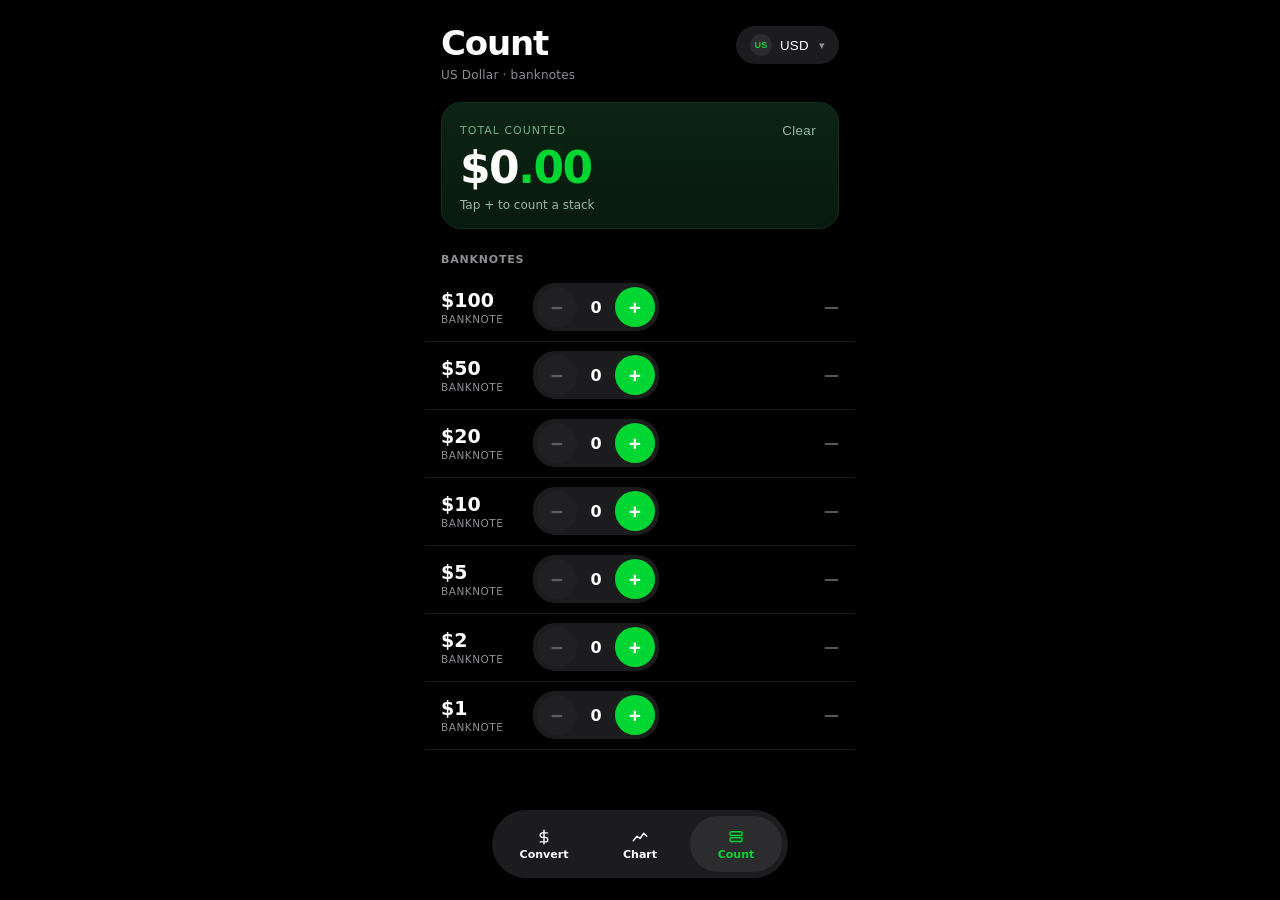
<file: design/count-screen.html>
<!DOCTYPE html>
<html lang="en">
<head>
<meta charset="utf-8">
<meta name="viewport" content="width=device-width, initial-scale=1, viewport-fit=cover">
<title>Count — design demo</title>
<style>
  :root{
    --bg:#000; --surface:#1C1C1E; --surface-high:#2C2C2E; --divider:#1A1A1C;
    --green:#00D632; --green-deep:#0E2A16; --text:#fff; --muted:#8E8E93;
  }
  *{box-sizing:border-box; -webkit-tap-highlight-color:transparent}
  html,body{margin:0; height:100%; background:var(--bg);}
  body{
    font-family:-apple-system,BlinkMacSystemFont,"SF Pro Display","Segoe UI",Roboto,system-ui,sans-serif;
    color:var(--text); display:flex; justify-content:center;
  }
  .screen{
    width:100%; max-width:430px; min-height:100vh; background:var(--bg);
    display:flex; flex-direction:column; padding:0 0 152px; position:relative;
  }

  /* ---------- header ---------- */
  header{display:flex; align-items:flex-start; gap:12px; padding:26px 16px 6px}
  h1{margin:0; font-size:34px; line-height:1.05; font-weight:800; letter-spacing:-1.2px}
  .sub{margin:6px 0 0; font-size:12px; color:var(--muted); letter-spacing:.2px}
  .spacer{flex:1}
  .pill{
    display:flex; align-items:center; gap:8px; height:38px; padding:0 14px;
    background:var(--surface); border:0; border-radius:19px; color:var(--text);
    font:600 14px/1 inherit; letter-spacing:.2px; cursor:pointer;
  }
  .pill .flag{
    width:22px; height:22px; border-radius:50%; background:var(--surface-high);
    display:grid; place-items:center; font-size:9px; font-weight:800; color:var(--green);
    letter-spacing:.4px;
  }
  .pill .chev{color:var(--muted); font-size:11px; margin-left:2px}

  /* ---------- total ---------- */
  .total{margin:14px 16px 6px; padding:18px 18px 16px; border-radius:20px;
         background:linear-gradient(180deg, #0B2413 0%, #081A0E 100%);
         border:1px solid #12301C;}
  .total .head{display:flex; align-items:center}
  .total .label{font-size:11px; letter-spacing:1px; text-transform:uppercase; color:#6FAE85}
  .total .clear{margin-left:auto; background:none; border:0; color:#93BBA6; font:600 12px inherit;
                letter-spacing:.4px; cursor:pointer; padding:2px 4px}
  .total .amount{
    margin-top:6px; font-size:44px; line-height:1; font-weight:800; letter-spacing:-1.5px;
    font-variant-numeric:tabular-nums;
  }
  .total .amount .cents{color:var(--green)}
  .total .meta{margin-top:8px; font-size:12px; color:#93BBA6}

  /* ---------- denomination rows ---------- */
  .section-label{padding:18px 16px 8px; font-size:11px; letter-spacing:.8px;
                 text-transform:uppercase; color:var(--muted); font-weight:600}
  .list{display:flex; flex-direction:column}
  .row{display:flex; align-items:center; gap:12px; padding:0 16px; height:68px;
       border-bottom:1px solid var(--divider)}
  .den{display:flex; flex-direction:column; gap:2px; min-width:74px}
  .den .note{font-size:19px; font-weight:700; font-variant-numeric:tabular-nums}
  .den .kind{font-size:10.5px; color:var(--muted); letter-spacing:.5px; text-transform:uppercase}
  .line{margin-left:auto; font-size:15px; font-weight:700; color:var(--green);
        font-variant-numeric:tabular-nums; min-width:86px; text-align:right}
  .line.zero{color:#56565C}

  .stepper{display:flex; align-items:center; gap:2px; background:var(--surface);
           border-radius:22px; padding:4px; margin-left:6px}
  .stepper button{
    width:40px; height:40px; border:0; border-radius:20px; background:var(--surface-high);
    color:var(--text); font-size:21px; font-weight:600; line-height:1; cursor:pointer;
    display:grid; place-items:center;
  }
  .stepper button.off{opacity:.28; cursor:default}
  .stepper button:active{transform:scale(.94)}
  .stepper .plus{background:var(--green); color:#fff}
  .stepper .count{min-width:34px; text-align:center; font-size:16px; font-weight:700;
                  font-variant-numeric:tabular-nums}

  /* ---------- bottom nav ---------- */
  nav{
    position:fixed; bottom:22px; left:50%; transform:translateX(-50%);
    display:flex; gap:4px; padding:6px; border-radius:34px; background:var(--surface);
    box-shadow:0 10px 40px rgba(0,0,0,.6);
  }
  .tab{display:flex; flex-direction:column; align-items:center; justify-content:center;
       gap:2px; width:92px; height:56px; border-radius:28px; color:var(--text);
       font-size:11px; font-weight:600; cursor:pointer}
  .tab .ico{display:grid; place-items:center; height:18px}
  .tab .ico svg{width:18px; height:18px; stroke:currentColor; fill:none;
                stroke-width:1.9; stroke-linecap:round; stroke-linejoin:round}
  .tab.active{background:var(--surface-high); color:var(--green)}

  /* ---------- currency sheet (demo) ---------- */
  .sheet{position:fixed; inset:0; background:rgba(0,0,0,.6); display:none; align-items:flex-end}
  .sheet.open{display:flex}
  .sheet .card{width:100%; max-width:430px; margin:0 auto; background:var(--surface);
               border-radius:22px 22px 0 0; padding:8px 0 22px}
  .sheet h3{margin:14px 18px 10px; font-size:13px; letter-spacing:.6px; text-transform:uppercase; color:var(--muted)}
  .sheet .opt{display:flex; align-items:center; gap:12px; height:56px; padding:0 18px; font-size:16px}
  .sheet .opt .flag{width:26px; height:26px; border-radius:50%; background:var(--surface-high);
                    display:grid; place-items:center; font-size:10px; font-weight:800; color:var(--green)}
  .sheet .opt .tick{margin-left:auto; color:var(--green); font-weight:700}
</style>
</head>
<body>
<div class="screen">

  <header>
    <div>
      <h1>Count</h1>
      <p class="sub" id="sub">US Dollar · banknotes</p>
    </div>
    <div class="spacer"></div>
    <button class="pill" id="currencyBtn">
      <span class="flag" id="pillFlag">US</span>
      <span id="pillCode">USD</span>
      <span class="chev">▾</span>
    </button>
  </header>

  <section class="total">
    <div class="head"><div class="label">Total counted</div><button class="clear" id="clearAll">Clear</button></div>
    <div class="amount" id="total">$0<span class="cents">.00</span></div>
    <div class="meta" id="meta">Tap + to count a stack</div>
  </section>

  <div class="section-label">Banknotes</div>
  <div class="list" id="list"></div>

  <nav>
    <div class="tab"><span class="ico"><svg viewBox="0 0 24 24"><path d="M12 3v18M16.5 6.5H10a3 3 0 0 0 0 6h4a3 3 0 0 1 0 6H7"/></svg></span><span>Convert</span></div>
    <div class="tab"><span class="ico"><svg viewBox="0 0 24 24"><path d="M3 17l5-6 4 3 5-7 4 4"/></svg></span><span>Chart</span></div>
    <div class="tab active"><span class="ico"><svg viewBox="0 0 24 24"><rect x="4" y="5" width="16" height="5" rx="1.4"/><rect x="4" y="13" width="16" height="5" rx="1.4"/></svg></span><span>Count</span></div>
  </nav>
</div>

<div class="sheet" id="sheet">
  <div class="card">
    <h3>Count in</h3>
    <div class="opt" data-currency="USD"><span class="flag">US</span>US Dollar<span class="tick">✓</span></div>
    <div class="opt" data-currency="LBP"><span class="flag">LB</span>Lebanese Pound</div>
    <div class="opt" data-currency="EUR"><span class="flag">EU</span>Euro</div>
  </div>
</div>

<script>
  const CURRENCIES = {
    USD: { symbol: "$", name: "US Dollar", notes: [100, 50, 20, 10, 5, 2, 1] },
    LBP: { symbol: "ل.ل ", name: "Lebanese Pound", notes: [100000, 50000, 20000, 10000, 5000, 1000] },
    EUR: { symbol: "€", name: "Euro", notes: [200, 100, 50, 20, 10, 5] }
  };

  let currency = "USD";
  const counts = {};   // counts[currency][note] = n

  const fmt = (n, code) => {
    const c = CURRENCIES[code];
    const v = n.toLocaleString("en-US", { minimumFractionDigits: 0, maximumFractionDigits: 0 });
    return c.symbol + v;
  };

  function render() {
    const c = CURRENCIES[currency];
    counts[currency] = counts[currency] || {};

    document.getElementById("pillCode").textContent = currency;
    document.getElementById("pillFlag").textContent = currency.slice(0, 2);
    document.getElementById("sub").textContent = c.name + " · banknotes";

    const list = document.getElementById("list");
    list.innerHTML = "";

    let total = 0, notes = 0;
    c.notes.forEach(note => {
      const n = counts[currency][note] || 0;
      total += note * n;
      notes += n;

      const row = document.createElement("div");
      row.className = "row";
      row.innerHTML = `
        <div class="den">
          <span class="note">${c.symbol}${note.toLocaleString("en-US")}</span>
          <span class="kind">banknote</span>
        </div>
        <div class="stepper">
          <button class="${n === 0 ? "off" : ""}" data-note="${note}" data-delta="-1">−</button>
          <div class="count">${n}</div>
          <button class="plus" data-note="${note}" data-delta="1">+</button>
        </div>
        <div class="line ${n === 0 ? "zero" : ""}">${n === 0 ? "—" : fmt(note * n, currency)}</div>`;
      list.appendChild(row);
    });

    const whole = Math.floor(total).toLocaleString("en-US");
    document.getElementById("total").innerHTML =
      `${c.symbol}${whole}<span class="cents">.00</span>`;
    document.getElementById("meta").textContent =
      notes === 0 ? "Tap + to count a stack"
                  : `${notes} note${notes === 1 ? "" : "s"} counted`;
  }

  document.addEventListener("click", e => {
    const btn = e.target.closest("button[data-note]");
    if (btn) {
      const note = Number(btn.dataset.note);
      const delta = Number(btn.dataset.delta);
      counts[currency] = counts[currency] || {};
      counts[currency][note] = Math.max(0, (counts[currency][note] || 0) + delta);
      render();
    }
  });

  document.getElementById("clearAll").onclick = () => {
    counts[currency] = {};
    render();
  };

  const sheet = document.getElementById("sheet");
  document.getElementById("currencyBtn").onclick = () => sheet.classList.add("open");
  sheet.onclick = e => {
    if (e.target === sheet) return sheet.classList.remove("open");
    const opt = e.target.closest(".opt");
    if (!opt) return;
    currency = opt.dataset.currency;
    document.querySelectorAll(".tick").forEach(t => t.remove());
    const tick = document.createElement("span");
    tick.className = "tick";
    tick.textContent = "✓";
    opt.appendChild(tick);
    sheet.classList.remove("open");
    render();
  };

  render();
</script>
</body>
</html>
</file>
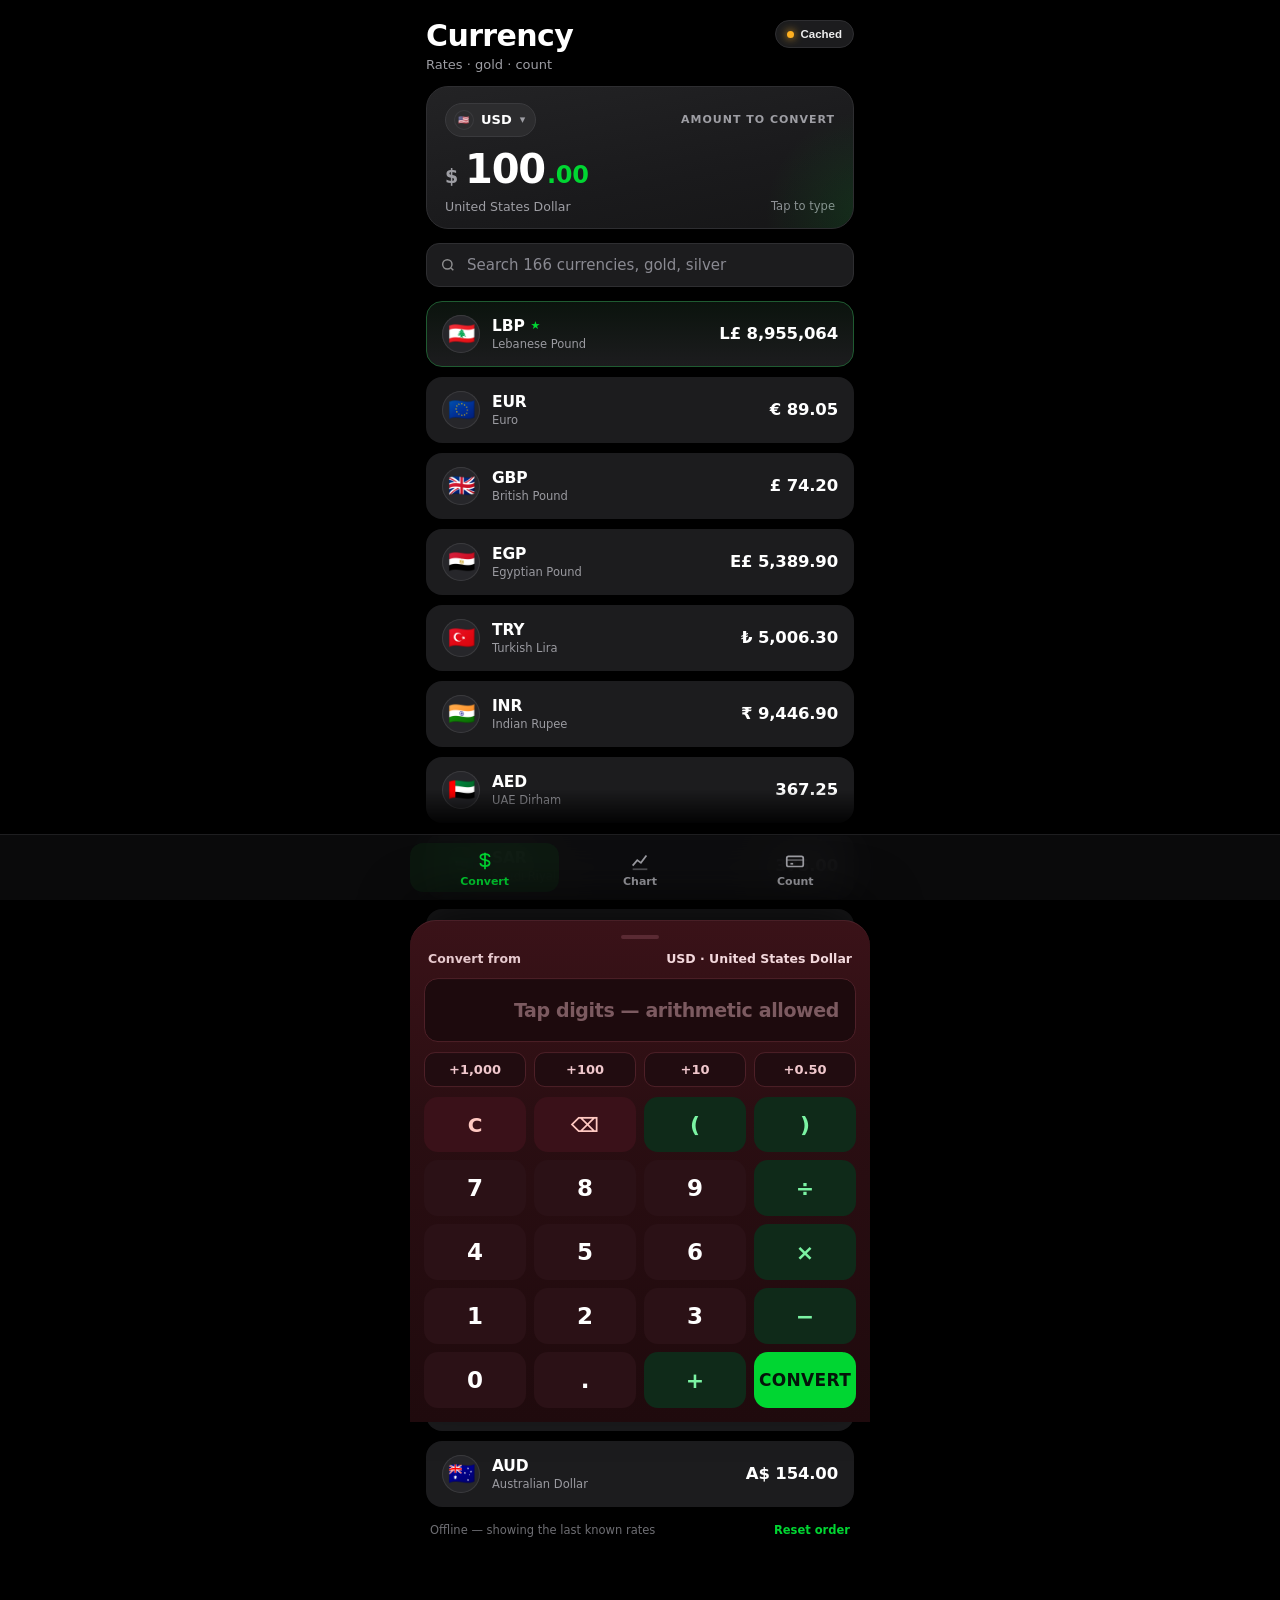
<file: design/web-preview.html>
<!doctype html>
<html lang="en">
<head>
<meta charset="utf-8">
<meta name="viewport" content="width=device-width, initial-scale=1, viewport-fit=cover">
<meta name="theme-color" content="#000000">
<meta name="apple-mobile-web-app-capable" content="yes">
<title>Currency — web preview</title>
<style>
  :root{
    --page:#000000;
    --surface:#1C1C1E;
    --surface-2:#2C2C2E;
    --line:#2E2E31;
    --green:#00D632;
    --green-dim:#0B3A1C;
    --muted:#9E9EA4;
    --red:#FF453A;
    --amber:#FFB020;
    --gold:#FFE08A;
    --wine:#2A0E12;
    --wine-2:#3A1218;
    --radius:18px;
    --nav-h:64px;
  }
  *{box-sizing:border-box;-webkit-tap-highlight-color:transparent}
  html,body{margin:0;background:var(--page);color:#fff}
  body{
    font-family:-apple-system,BlinkMacSystemFont,"SF Pro Text","Segoe UI",Roboto,system-ui,sans-serif;
    font-variant-numeric:tabular-nums;
    font-feature-settings:"tnum" 1;
    -webkit-font-smoothing:antialiased;
    overscroll-behavior-y:contain;
  }
  /* On a desktop the phone layout sits centred; on a phone it is the page. */
  .shell{
    max-width:460px;margin:0 auto;min-height:100dvh;
    padding:max(14px,env(safe-area-inset-top)) 16px calc(var(--nav-h) + 24px);
    display:flex;flex-direction:column;gap:14px;
  }
  header{display:flex;align-items:flex-start;justify-content:space-between;gap:12px;margin-top:6px}
  .title{font-size:30px;line-height:1.05;font-weight:730;letter-spacing:-.02em}
  .subtitle{font-size:13px;color:var(--muted);margin-top:5px}
  .status{
    display:flex;align-items:center;gap:6px;flex-shrink:0;
    background:var(--surface);border:1px solid var(--line);color:#EDEDED;
    padding:7px 11px;border-radius:999px;font-size:11.5px;font-weight:600;white-space:nowrap;
  }
  .status .dot{width:7px;height:7px;border-radius:50%;background:var(--green);box-shadow:0 0 9px var(--green);flex-shrink:0}
  .status.stale .dot{background:var(--amber);box-shadow:0 0 9px var(--amber)}

  /* ── base amount card ───────────────────────────────── */
  .base{
    background:linear-gradient(168deg,#232325 0%,#1A1A1C 62%,#161617 100%);
    border:1px solid var(--line);border-radius:22px;padding:16px 18px 14px;
    position:relative;overflow:hidden;cursor:pointer;
    transition:transform .12s ease, border-color .2s ease;
  }
  .base:active{transform:scale(.994)}
  .base::after{
    content:"";position:absolute;inset:auto -30% -70% auto;width:220px;height:220px;
    background:radial-gradient(circle,rgba(0,214,50,.13),transparent 68%);pointer-events:none;
  }
  .base-top{display:flex;align-items:center;gap:10px}
  .pill{
    display:inline-flex;align-items:center;gap:7px;background:var(--surface-2);
    border:1px solid #3A3A3D;padding:6px 10px 6px 8px;border-radius:999px;
    font-size:13px;font-weight:700;
  }
  .caret{color:var(--muted);font-size:11px;margin-left:1px}
  .label{font-size:11px;font-weight:700;letter-spacing:.09em;color:var(--muted);margin-left:auto}
  .amount{
    display:flex;align-items:baseline;gap:2px;margin-top:12px;font-weight:700;
    font-size:40px;letter-spacing:-.03em;line-height:1;
  }
  .amount .cur{font-size:19px;color:var(--muted);font-weight:650;margin-right:6px}
  .amount .cents{font-size:24px;color:var(--green);letter-spacing:-.01em}
  .base-foot{display:flex;align-items:center;justify-content:space-between;margin-top:10px}
  .name{font-size:12.5px;color:var(--muted)}
  .edit{font-size:11.5px;color:#8F8F96}

  /* ── search ─────────────────────────────────────────── */
  .search{
    display:flex;align-items:center;gap:9px;background:var(--surface);
    border:1px solid var(--line);border-radius:13px;padding:11px 13px;
  }
  .search svg{opacity:.5;flex-shrink:0}
  .search input{
    flex:1;background:none;border:0;outline:0;color:#fff;font-size:15px;font-family:inherit;min-width:0;
  }
  .search input::placeholder{color:#8A8A92}

  /* ── rows ───────────────────────────────────────────── */
  .list{display:flex;flex-direction:column;gap:10px;margin:0;padding:0;list-style:none}
  .row{
    display:flex;align-items:center;gap:12px;background:var(--surface);
    border:1px solid transparent;border-radius:16px;padding:13px 15px;
    transition:background .15s ease,border-color .15s ease,transform .12s ease;
  }
  .row:active{transform:scale(.992);background:#202022}
  .row.pinned{border-color:#1F5B31;background:linear-gradient(180deg,#12201699,#1C1C1E)}
  .badge{
    width:38px;height:38px;border-radius:50%;flex-shrink:0;display:grid;place-items:center;
    font-size:15px;font-weight:800;letter-spacing:-.02em;color:#0B0B0C;
    background:#D9D9DE;box-shadow:inset 0 0 0 1px rgba(255,255,255,.15);
  }
  .badge.metal-gold{background:linear-gradient(145deg,#FFE08A,#E0AE2B 58%,#8A5E00);color:#3A2600}
  .badge.metal-silver{background:linear-gradient(145deg,#F7F7FA,#C9C9CF 58%,#6E6E75);color:#26262A}
  .badge.fiat{background:var(--surface-2);color:#EDEDEF;box-shadow:inset 0 0 0 1px #3A3A3D;font-size:12px;letter-spacing:.02em}
  .badge.flag{background:#26262A;font-size:22px;line-height:1;box-shadow:inset 0 0 0 1px #3A3A3D}
  .row-main{flex:1;min-width:0}
  .code{font-size:15.5px;font-weight:700;letter-spacing:-.01em;display:flex;align-items:center;gap:6px}
  .name-sm{font-size:11.5px;color:#9A9AA0;margin-top:2px;white-space:nowrap;overflow:hidden;text-overflow:ellipsis}
  .value{text-align:right;flex-shrink:0}
  .value .num{font-size:16.5px;font-weight:700;letter-spacing:-.01em;white-space:nowrap}
  .value .sub{font-size:11px;color:var(--muted);margin-top:2px}
  .value.metal .num{color:var(--gold);font-size:15px}
  .up{color:var(--green)}
  .down{color:var(--red)}
  .pin{font-size:11px;color:var(--green)}

  .foot{
    display:flex;align-items:center;justify-content:space-between;
    font-size:11.5px;color:#6E6E73;padding:2px 4px 0;
  }
  .foot .ghost{color:var(--green);font-weight:600}
  /* Content dissolving under the nav bar reads as depth; a hard cut reads as a bug. */
  .fade{position:fixed;left:0;right:0;bottom:var(--nav-h);height:46px;z-index:35;pointer-events:none;
    background:linear-gradient(180deg,#0000,#000 82%)}

  /* ── bottom nav ─────────────────────────────────────── */
  .tabs{
    position:fixed;left:0;right:0;bottom:0;z-index:40;
    background:rgba(12,12,13,.86);backdrop-filter:blur(22px) saturate(160%);
    border-top:1px solid #1E1E20;
    padding:8px max(16px,env(safe-area-inset-left)) calc(8px + env(safe-area-inset-bottom));
  }
  .tabs-inner{max-width:460px;margin:0 auto;display:grid;grid-template-columns:repeat(3,1fr);gap:6px}
  .tab{
    display:flex;flex-direction:column;align-items:center;gap:3px;
    padding:7px 0 4px;border-radius:13px;font-size:11px;font-weight:650;color:var(--muted);
    background:none;border:0;font-family:inherit;cursor:pointer;
  }
  .tab svg{width:22px;height:22px}
  .tab.active{color:var(--green);background:#0C241382}

  /* ── keypad sheet ───────────────────────────────────── */
  .scrim{
    position:fixed;inset:0;background:#0009;backdrop-filter:blur(2px);z-index:50;
    opacity:0;pointer-events:none;transition:opacity .22s ease;
  }
  .scrim.open{opacity:1;pointer-events:auto}
  .sheet{
    position:fixed;left:0;right:0;bottom:0;z-index:60;
    background:linear-gradient(180deg,var(--wine-2),var(--wine) 40%,#1F0A0D);
    border-radius:26px 26px 0 0;border-top:1px solid #4E2028;
    padding:10px 14px calc(14px + env(safe-area-inset-bottom));
    max-width:460px;margin:0 auto;
    transform:translateY(104%);transition:transform .28s cubic-bezier(.22,1,.36,1);
    box-shadow:0 -20px 50px #000a;
  }
  .sheet.open{transform:translateY(0)}
  .grab{width:38px;height:4px;border-radius:99px;background:#5A2A33;margin:4px auto 12px}
  .sheet-head{display:flex;align-items:center;justify-content:space-between;margin-bottom:12px;padding:0 4px}
  .sheet-title{font-size:12.5px;color:#E7C9CE;font-weight:600}
  .sheet-cur{font-size:12.5px;color:#F3D8DC;font-weight:700}
  .entry{
    background:#1D0A0D;border:1px solid #4E2028;border-radius:14px;
    padding:14px 16px;text-align:right;font-size:30px;font-weight:700;letter-spacing:-.02em;
    min-height:64px;display:flex;align-items:center;justify-content:flex-end;
    overflow:hidden;white-space:nowrap;
  }
  .entry.idle{color:#7C5A60;font-size:19px;font-weight:600}
  .entry .tail{color:var(--green)}
  .keys{display:grid;grid-template-columns:repeat(4,1fr);gap:8px;margin-top:10px}
  .key{
    border:0;border-radius:14px;background:#2B1116;color:#fff;font-family:inherit;
    font-size:23px;font-weight:600;padding:15px 0;cursor:pointer;
    transition:transform .07s ease,background .12s ease;
  }
  .key:active{transform:scale(.96);background:#3A171E}
  .key.fn{background:#3A1119;color:#FFC9C2;font-size:20px}
  .key.op{background:#0F2A19;color:#7BF3A3;font-size:22px}
  .key.go{background:var(--green);color:#04140A;font-weight:800;font-size:17px;letter-spacing:.02em}
  .key.zero{grid-column:span 1}
  .chips{display:flex;gap:8px;margin-top:10px}
  .chip{
    flex:1;border:1px solid #4E2028;background:#210C10;color:#F0C7CC;border-radius:11px;
    padding:9px 0;font-family:inherit;font-size:13px;font-weight:700;cursor:pointer;
  }
  .chip:active{background:#33141A}
  .toast{
    position:fixed;left:50%;bottom:calc(var(--nav-h) + 22px);transform:translate(-50%,14px);
    background:#121314ee;border:1px solid #2A2A2C;color:#EDEDED;padding:9px 14px;border-radius:999px;
    font-size:12.5px;font-weight:600;opacity:0;pointer-events:none;transition:.24s ease;z-index:70;
    backdrop-filter:blur(12px);max-width:88vw;text-align:center;
  }
  .toast.show{opacity:1;transform:translate(-50%,0)}
  @media (prefers-reduced-motion:reduce){*{transition:none!important;animation:none!important}}
</style>
</head>
<body>
<div class="shell">
  <header>
    <div>
      <div class="title">Currency</div>
      <div class="subtitle">Rates · gold · count</div>
    </div>
    <button class="status" id="status" type="button" title="Tap to refresh">
      <span class="dot"></span><span id="statusText">Updated</span>
    </button>
  </header>

  <section class="base" id="baseCard">
    <div class="base-top">
      <span class="pill"><span id="baseFlag" class="badge fiat" style="width:20px;height:20px;font-size:9px">$</span><span id="baseCode">USD</span><span class="caret">▾</span></span>
      <span class="label">AMOUNT TO CONVERT</span>
    </div>
    <div class="amount">
      <span class="cur" id="baseSymbol">$</span>
      <span id="amountInt">100</span><span class="cents" id="amountCents">.00</span>
    </div>
    <div class="base-foot">
      <span class="name" id="baseName">United States Dollar</span>
      <span class="edit" id="editAmount">Tap to type</span>
    </div>
  </section>

  <div class="search">
    <svg width="16" height="16" viewBox="0 0 24 24" fill="none" stroke="currentColor" stroke-width="2.2"><circle cx="11" cy="11" r="7"/><path d="m20 20-3.6-3.6"/></svg>
    <input id="search" type="search" placeholder="Search 166 currencies, gold, silver" autocomplete="off" spellcheck="false">
  </div>

  <ul class="list" id="list"></ul>

  <div class="foot">
    <span id="footLeft">Rates by open.er-api.com</span>
    <span class="ghost" id="resetOrder">Reset order</span>
  </div>
</div>

<div class="fade"></div>
<nav class="tabs">
  <div class="tabs-inner">
    <button class="tab active" type="button" data-tab="convert">
      <svg viewBox="0 0 24 24" fill="none" stroke="currentColor" stroke-width="1.9"><path d="M12 3v18"/><path d="M17 7.5c0-1.9-2.2-3-5-3s-5 1.1-5 3 2.2 2.7 5 3.3 5 1.4 5 3.4-2.2 3.3-5 3.3-5-1.4-5-3.3"/></svg>
      Convert
    </button>
    <button class="tab" type="button" data-tab="chart">
      <svg viewBox="0 0 24 24" fill="none" stroke="currentColor" stroke-width="1.9"><path d="M4 17l5-6 4 3 6-8"/><path d="M4 21h16" opacity=".45"/></svg>
      Chart
    </button>
    <button class="tab" type="button" data-tab="count">
      <svg viewBox="0 0 24 24" fill="none" stroke="currentColor" stroke-width="1.9"><rect x="3" y="7" width="18" height="11" rx="2"/><path d="M3 11h18" opacity=".5"/><path d="M7 15h3"/></svg>
      Count
    </button>
  </div>
</nav>

<div class="scrim" id="scrim"></div>
<div class="sheet" id="sheet" role="dialog" aria-modal="true" aria-label="Amount keypad">
  <div class="grab"></div>
  <div class="sheet-head">
    <span class="sheet-title">Convert from</span>
    <span class="sheet-cur" id="sheetCur">USD · United States Dollar</span>
  </div>
  <div class="entry idle" id="entry">Tap digits — arithmetic allowed</div>
  <div class="chips">
    <button class="chip" type="button" data-chip="1000">+1,000</button>
    <button class="chip" type="button" data-chip="100">+100</button>
    <button class="chip" type="button" data-chip="10">+10</button>
    <button class="chip" type="button" data-chip="0.5">+0.50</button>
  </div>
  <div class="keys">
    <button class="key fn" type="button" data-key="C">C</button>
    <button class="key fn" type="button" data-key="back">⌫</button>
    <button class="key op" type="button" data-key="(">(</button>
    <button class="key op" type="button" data-key=")">)</button>

    <button class="key" type="button" data-key="7">7</button>
    <button class="key" type="button" data-key="8">8</button>
    <button class="key" type="button" data-key="9">9</button>
    <button class="key op" type="button" data-key="÷">÷</button>

    <button class="key" type="button" data-key="4">4</button>
    <button class="key" type="button" data-key="5">5</button>
    <button class="key" type="button" data-key="6">6</button>
    <button class="key op" type="button" data-key="×">×</button>

    <button class="key" type="button" data-key="1">1</button>
    <button class="key" type="button" data-key="2">2</button>
    <button class="key" type="button" data-key="3">3</button>
    <button class="key op" type="button" data-key="−">−</button>

    <button class="key" type="button" data-key="0">0</button>
    <button class="key" type="button" data-key=".">.</button>
    <button class="key op" type="button" data-key="+">+</button>
    <button class="key go" type="button" data-key="go">CONVERT</button>
  </div>
</div>
<div class="toast" id="toast"></div>
<script>
(() => {
  "use strict";

  /* ── catalogue ────────────────────────────────────────────────────────────
     Only what the preview needs: name and symbol for the currencies a Lebanese
     cash desk actually touches, plus the majors. Rates arrive from the API.   */
  const CAT = {
    USD:["United States Dollar","$"],   EUR:["Euro","€"],            GBP:["British Pound","£"],
    LBP:["Lebanese Pound","L£"],        SYP:["Syrian Pound","S£"],    EGP:["Egyptian Pound","E£"],
    TRY:["Turkish Lira","₺"],           SAR:["Saudi Riyal","SAR"],    AED:["UAE Dirham","AED"],
    QAR:["Qatari Riyal","QAR"],         KWD:["Kuwaiti Dinar","KWD"],  BHD:["Bahraini Dinar","BHD"],
    OMR:["Omani Rial","OMR"],           JOD:["Jordanian Dinar","JOD"],ILS:["Israeli Shekel","₪"],
    IQD:["Iraqi Dinar","IQD"],          IRR:["Iranian Rial","IRR"],   MAD:["Moroccan Dirham","MAD"],
    DZD:["Algerian Dinar","DZD"],       TND:["Tunisian Dinar","TND"], LYD:["Libyan Dinar","LYD"],
    SDG:["Sudanese Pound","SDG"],       YER:["Yemeni Rial","YER"],    INR:["Indian Rupee","₹"],
    PKR:["Pakistani Rupee","PKR"],      BDT:["Bangladeshi Taka","BDT"],LKR:["Sri Lankan Rupee","LKR"],
    CNY:["Chinese Yuan","¥"],           JPY:["Japanese Yen","¥"],     KRW:["South Korean Won","₩"],
    HKD:["Hong Kong Dollar","HK$"],     SGD:["Singapore Dollar","S$"],MYR:["Malaysian Ringgit","RM"],
    THB:["Thai Baht","฿"],              IDR:["Indonesian Rupiah","IDR"],PHP:["Philippine Peso","₱"],
    VND:["Vietnamese Dong","₫"],        AUD:["Australian Dollar","A$"],NZD:["New Zealand Dollar","NZ$"],
    CAD:["Canadian Dollar","C$"],       BRL:["Brazilian Real","R$"],  MXN:["Mexican Peso","MX$"],
    ARS:["Argentine Peso","AR$"],       CLP:["Chilean Peso","CLP"],   COP:["Colombian Peso","COP"],
    PEN:["Peruvian Sol","S/"],          ZAR:["South African Rand","R"],NGN:["Nigerian Naira","₦"],
    KES:["Kenyan Shilling","KSh"],      GHS:["Ghanaian Cedi","GH₵"],  RUB:["Russian Ruble","₽"],
    UAH:["Ukrainian Hryvnia","₴"],      PLN:["Polish Zloty","zł"],    CZK:["Czech Koruna","Kč"],
    HUF:["Hungarian Forint","Ft"],      RON:["Romanian Leu","lei"],   SEK:["Swedish Krona","kr"],
    NOK:["Norwegian Krone","kr"],       DKK:["Danish Krone","kr"],    CHF:["Swiss Franc","CHF"],
    ISK:["Icelandic Krona","kr"],       BTC:["Bitcoin","₿"],          ETH:["Ethereum","Ξ"],
    XAU:["Gold · troy ounce",null],     XAG:["Silver · troy ounce",null],
  };


  /* Flags, not monograms: the same visual language as the Android build, and one glance beats
     three letters. ISO country code per currency; crypto falls back to its own glyph. */
  const FLAG = { USD:"US", EUR:"EU", GBP:"GB", LBP:"LB", SYP:"SY", EGP:"EG", TRY:"TR", SAR:"SA",
    AED:"AE", QAR:"QA", KWD:"KW", BHD:"BH", OMR:"OM", JOD:"JO", ILS:"IL", IQD:"IQ", IRR:"IR",
    MAD:"MA", DZD:"DZ", TND:"TN", LYD:"LY", SDG:"SD", YER:"YE", INR:"IN", PKR:"PK", BDT:"BD",
    LKR:"LK", CNY:"CN", JPY:"JP", KRW:"KR", HKD:"HK", SGD:"SG", MYR:"MY", THB:"TH", IDR:"ID",
    PHP:"PH", VND:"VN", AUD:"AU", NZD:"NZ", CAD:"CA", BRL:"BR", MXN:"MX", ARS:"AR", CLP:"CL",
    COP:"CO", PEN:"PE", ZAR:"ZA", NGN:"NG", KES:"KE", GHS:"GH", RUB:"RU", UAH:"UA", PLN:"PL",
    CZK:"CZ", HUF:"HU", RON:"RO", SEK:"SE", NOK:"NO", DKK:"DK", CHF:"CH", ISK:"IS" };
  const flagOf = (code) => {
    const cc = FLAG[code];
    if (!cc) return null;
    return String.fromCodePoint(...[...cc].map((c) => 0x1F1E6 + c.charCodeAt(0) - 65));
  };

  const FALLBACK = { USD:1, EUR:0.8905, GBP:0.742, LBP:89550.64, SYP:13002, EGP:53.899,
    TRY:50.063, SAR:3.75, AED:3.6725, QAR:3.64, KWD:0.3067, BHD:0.376, OMR:0.3845,
    JOD:0.709, ILS:3.34, IQD:1310, IRR:42000, MAD:9.24, DZD:129.5, TND:2.93, LYD:4.85,
    SDG:601, YER:250, INR:94.469, PKR:283.6, BDT:122.3, LKR:296.5, CNY:7.03, JPY:147.2,
    KRW:1370, HKD:7.81, SGD:1.28, MYR:4.14, THB:32.2, IDR:16250, PHP:57.6, VND:25400,
    AUD:1.54, NZD:1.68, CAD:1.37, BRL:5.35, MXN:18.4, ARS:1250, CLP:945, COP:3900,
    PEN:3.55, ZAR:17.3, NGN:1450, KES:129, GHS:11.7, RUB:79.5, UAH:41.5, PLN:3.62,
    CZK:20.8, HUF:335, RON:4.43, SEK:9.35, NOK:9.98, DKK:6.65, CHF:0.798, ISK:122,
    BTC:0.0000091, ETH:0.00023,
  };

  const state = {
    base:"USD",
    amount:100,
    rates:{...FALLBACK},
    metals:{},
    order:["LBP","EUR","GBP","EGP","TRY","SYR","INR","AED","SAR","XAU","XAG","BTC","JPY","CNY","CHF","CAD","AUD"],
    updated:0,
    live:false,
    filter:"",
    entry:"",
  };
  state.order = ["LBP","EUR","GBP","EGP","TRY","INR","AED","SAR","XAU","XAG","BTC","JPY","CNY","CHF","CAD","AUD"];

  const $ = (id) => document.getElementById(id);
  const el = (tag, cls, text) => { const n = document.createElement(tag); if (cls) n.className = cls; if (text != null) n.textContent = text; return n; };

  /* ── formatting ───────────────────────────────────────────────────────── */
  const nf = (v, max = 2) => v.toLocaleString("en-US", { minimumFractionDigits: max, maximumFractionDigits: max });
  const grouped = (v) => {
    const abs = Math.abs(v);
    const dec = abs >= 100000 ? 0 : abs >= 1 ? 2 : 4;
    return v.toLocaleString("en-US", { minimumFractionDigits: dec, maximumFractionDigits: dec });
  };
  const perUsd = (code) => code === "XAU" || code === "XAG" ? state.metals[code] : state.rates[code];

  /* The app's single convention: a table of units per 1 USD. An amount becomes USD by DIVIDING,
     then becomes the target by MULTIPLYING. Getting this backwards made 100 USD look like 1.06 INR. */
  const convert = (value, from, to) => {
    const f = perUsd(from), t = perUsd(to);
    if (!f || !t) return 0;
    return (value / f) * t;
  };

  /* ── expression parser: × ÷ before + −, trailing operator = running total ── */
  function evaluate(raw) {
    const src = raw.replace(/×/g, "*").replace(/÷/g, "/").replace(/−/g, "-").replace(/,/g, "").trim();
    if (!src) return null;
    const tokens = src.match(/\d*\.?\d+|[+\-*/()]/g);
    if (!tokens || tokens.join("") !== src.replace(/\s+/g, "")) return null;
    let i = 0;
    const peek = () => tokens[i];
    function primary() {
      const t = tokens[i];
      if (t === "(") { i++; const v = expr(); if (tokens[i] !== ")") throw 0; i++; return v; }
      if (t === "-") { i++; return -primary(); }
      if (t === undefined || !/^\d/.test(t)) throw 0;
      i++; const v = Number(t); if (!Number.isFinite(v)) throw 0; return v;
    }
    function term() {
      let v = primary();
      while (peek() === "*" || peek() === "/") {
        const op = tokens[i++]; const r = primary();
        if (op === "/" && r === 0) throw 0;
        v = op === "*" ? v * r : v / r;
      }
      return v;
    }
    const expr = () => { let v = term(); while (peek() === "+" || peek() === "-") { const op = tokens[i++]; const r = term(); v = op === "+" ? v + r : v - r; } return v; };
    try { const v = expr(); return i === tokens.length && Number.isFinite(v) ? v : null; } catch { return null; }
  }

  /* ── rendering ────────────────────────────────────────────────────────── */
  function renderBase() {
    const meta = CAT[state.base] || [state.base, ""];
    $("baseCode").textContent = state.base;
    $("baseFlag").textContent = flagOf(state.base) || (state.base === "XAU" ? "Au" : "¤");
    $("baseSymbol").textContent = meta[1] && meta[1].length <= 3 ? meta[1] : "";
    const parts = nf(state.amount).split(".");
    $("amountInt").textContent = parts[0];
    $("amountCents").textContent = "." + (parts[1] || "00");
    $("baseName").textContent = meta[0];
    $("sheetCur").textContent = state.base + " · " + meta[0];
  }

  function renderStatus() {
    const s = $("status");
    if (!state.live) { s.classList.add("stale"); $("statusText").textContent = "Cached"; return; }
    s.classList.remove("stale");
    const t = new Date(state.updated);
    $("statusText").textContent = "Updated " + t.toLocaleTimeString("en-GB", { hour: "2-digit", minute: "2-digit" });
  }

  function badgeFor(code) {
    const b = el("div", "badge");
    if (code === "XAU") { b.classList.add("metal-gold"); b.textContent = "Au"; return b; }
    if (code === "XAG") { b.classList.add("metal-silver"); b.textContent = "Ag"; return b; }
    const flag = flagOf(code);
    if (flag) { b.classList.add("flag"); b.textContent = flag; return b; }
    b.classList.add("fiat");
    b.textContent = (CAT[code] || [,""])[1] || code.slice(0, 1);
    return b;
  }

  function rowFor(code) {
    const li = el("li", "row");
    if (code === "LBP") li.classList.add("pinned");
    li.appendChild(badgeFor(code));

    const main = el("div", "row-main");
    const top = el("div", "code");
    top.appendChild(el("span", null, code));
    if (code === "LBP") top.appendChild(el("span", "pin", "★"));
    main.appendChild(top);
    main.appendChild(el("div", "name-sm", (CAT[code] || [code])[0]));
    li.appendChild(main);

    const val = el("div", "value");
    const p = perUsd(code);
    if (p && (code === "XAU" || code === "XAG")) {
      val.classList.add("metal");
      val.appendChild(el("div", "num", "$" + nf(p) + " / oz"));
      val.appendChild(el("div", "sub", "24k $" + nf(p / 31.1034768) + "/g"));
    } else if (p) {
      // The row already says which currency this is; the number stands alone.
      const sym = (CAT[code] || [,""])[1] || "";
      const prefix = sym && !/^[A-Z]{3}$/.test(sym) && sym.length <= 2 ? sym + " " : "";
      val.appendChild(el("div", "num", prefix + grouped(convert(state.amount, state.base, code))));
    } else {
      val.appendChild(el("div", "num", "—"));
      val.appendChild(el("div", "sub", "no rate"));
    }
    li.appendChild(val);
    li.addEventListener("click", () => {
      if (code === state.base) return;
      if (code === "XAU" || code === "XAG") { setBase(code); return; }
      setBase(code);
    });
    return li;
  }

  function renderList() {
    const list = $("list");
    list.innerHTML = "";
    const q = state.filter.trim().toLowerCase();
    let codes = state.order.filter((c) => {
      if (!q) return true;
      const name = (CAT[c] || [c])[0].toLowerCase();
      return c.toLowerCase().includes(q) || name.includes(q);
    });
    if (q) {
      codes = Object.keys(CAT).filter((c) => {
        const name = (CAT[c] || [c])[0].toLowerCase();
        return c.toLowerCase().includes(q) || name.includes(q);
      });
    }
    codes = codes.filter((c) => c !== state.base).slice(0, 60);
    codes.forEach((c) => list.appendChild(rowFor(c)));
    if (!codes.length) {
      const empty = el("li", "foot", "Nothing matches “" + state.filter + "”");
      empty.style.justifyContent = "center";
      list.appendChild(empty);
    }
  }

  function render() { renderBase(); renderStatus(); renderList(); }

  function setBase(code) {
    state.base = code;
    render();
    toast("Base set to " + code);
  }

  /* ── live rates ───────────────────────────────────────────────────────── */
  async function loadRates(force) {
    const started = performance.now();
    $("statusText").textContent = "…";
    try {
      const [fiat, gold, silver] = await Promise.all([
        fetch("https://open.er-api.com/v6/latest/USD", { cache: force ? "reload" : "default" }).then((r) => r.json()),
        fetch("https://api.gold-api.com/price/XAU").then((r) => r.json()).catch(() => null),
        fetch("https://api.gold-api.com/price/XAG").then((r) => r.json()).catch(() => null),
      ]);
      if (fiat && fiat.rates) state.rates = { ...state.rates, ...fiat.rates };
      if (gold && gold.price) state.metals.XAU = gold.price;
      if (silver && silver.price) state.metals.XAG = silver.price;
      state.live = true;
      state.updated = Date.now();
      render();
      const ms = Math.round(performance.now() - started);
      $("footLeft").textContent = "Rates by open.er-api.com · " + ms + " ms";
    } catch (err) {
      state.live = false;
      renderStatus();
      $("footLeft").textContent = "Offline — showing the last known rates";
    }
  }

  /* ── keypad ───────────────────────────────────────────────────────────── */
  const sheet = $("sheet"), scrim = $("scrim"), entry = $("entry");
  let entryRaw = "";

  let entryFresh = false;
  function openSheet() {
    // The current amount is shown, not locked: the first digit starts a new number, the way a
    // calculator does, instead of appending to "100" and turning it into "1001000".
    entryRaw = state.amount ? String(state.amount) : "";
    entryFresh = Boolean(entryRaw);
    paintEntry();
    scrim.classList.add("open");
    sheet.classList.add("open");
  }
  function closeSheet() {
    scrim.classList.remove("open");
    sheet.classList.remove("open");
  }
  function paintEntry() {
    if (!entryRaw) { entry.classList.add("idle"); entry.textContent = "Tap digits — arithmetic allowed"; return; }
    entry.classList.remove("idle");
    const shown = entryRaw.replace(/\*/g, " × ").replace(/\//g, " ÷ ").replace(/-/g, " − ");
    const preview = evaluate(entryRaw);
    entry.innerHTML = "";
    entry.appendChild(el("span", null, shown));
    if (preview != null) {
      const tail = el("span", "tail", "  = " + grouped(preview));
      entry.appendChild(tail);
    }
  }

  function press(key) {
    if (key === "C") { entryRaw = ""; entryFresh = false; paintEntry(); return; }
    if (key === "back") { entryRaw = entryRaw.slice(0, -1); entryFresh = false; paintEntry(); return; }
    if (entryFresh && (/^[0-9.]$/.test(key) || key === "(")) { entryRaw = ""; }
    entryFresh = false;
    if (key === "go") {
      const v = evaluate(entryRaw);
      if (v == null || v <= 0) { toast("That is not a number I can convert"); return; }
      state.amount = v;
      closeSheet();
      render();
      return;
    }
    if (/[+\-*/]/.test(key) && entryRaw && /[+\-*/]$/.test(entryRaw)) entryRaw = entryRaw.slice(0, -1);
    entryRaw += key;
    paintEntry();
  }

  document.querySelectorAll("[data-key]").forEach((b) => b.addEventListener("click", () => press(b.dataset.key)));
  document.querySelectorAll("[data-chip]").forEach((b) => b.addEventListener("click", () => {
    const v = evaluate(entryRaw || "0");
    entryRaw = String((v || 0) + Number(b.dataset.chip));
    paintEntry();
  }));
  $("baseCard").addEventListener("click", openSheet);
  $("editAmount").addEventListener("click", (e) => { e.stopPropagation(); openSheet(); });
  scrim.addEventListener("click", closeSheet);
  document.addEventListener("keydown", (e) => {
    if (e.key === "Escape") closeSheet();
    if (/^[0-9.]$/.test(e.key)) press(e.key);
    if (e.key === "Backspace") press("back");
    if (e.key === "Enter") press("go");
    if (e.key === "*") press("*");
    if (e.key === "/") press("/");
    if (e.key === "+") press("+");
    if (e.key === "-") press("-");
  });

  $("search").addEventListener("input", (e) => { state.filter = e.target.value; renderList(); });
  $("resetOrder").addEventListener("click", () => { state.filter = ""; $("search").value = ""; renderList(); toast("Order reset"); });
  $("status").addEventListener("click", () => loadRates(true));
  document.querySelectorAll("[data-tab]").forEach((b) => b.addEventListener("click", () => {
    if (b.dataset.tab === "convert") return;
    toast(b.dataset.tab === "chart" ? "Chart lands in the installable version" : "Count lands in the installable version");
  }));

  let toastTimer;
  function toast(msg) {
    const t = $("toast");
    t.textContent = msg;
    t.classList.add("show");
    clearTimeout(toastTimer);
    toastTimer = setTimeout(() => t.classList.remove("show"), 1900);
  }

  render();
  loadRates(false);
})();
</script>
</body>
</html>
</file>
<file: web/app.css>
:root{
  --page:#000;
  --surface:#1C1C1E;
  --surface-2:#2C2C2E;
  --line:#2E2E31;
  --green:#00D632;
  --green-soft:#0E2C19;
  --muted:#9E9EA4;
  --muted-2:#9A9AA0;
  --red:#FF453A;
  --amber:#FFB020;
  --gold:#FFE08A;
  --silver:#F2F2F5;
  --wine:#2A0E12;
  --wine-2:#3A1218;
  --nav-h:64px;
}
*{box-sizing:border-box;-webkit-tap-highlight-color:transparent}
html,body{margin:0;background:var(--page);color:#fff}
body{
  font-family:-apple-system,BlinkMacSystemFont,"SF Pro Text","Segoe UI",Roboto,system-ui,sans-serif;
  font-variant-numeric:tabular-nums;font-feature-settings:"tnum" 1;
  -webkit-font-smoothing:antialiased;overscroll-behavior-y:contain;
}
.shell{
  max-width:460px;margin:0 auto;min-height:100dvh;
  padding:max(14px,env(safe-area-inset-top)) 16px calc(var(--nav-h) + 28px);
  display:flex;flex-direction:column;gap:14px;
}
.view{display:none;flex-direction:column;gap:14px}
.view.active{display:flex}
header{display:flex;align-items:flex-start;justify-content:space-between;gap:10px;margin-top:6px}
.title{font-size:30px;line-height:1.05;font-weight:730;letter-spacing:-.02em}
.subtitle{font-size:13px;color:var(--muted);margin-top:5px}
.status{
  display:flex;align-items:center;gap:6px;flex-shrink:0;
  background:var(--surface);border:1px solid var(--line);color:#EDEDED;
  padding:7px 11px;border-radius:999px;font-size:11.5px;font-weight:600;white-space:nowrap;
  font-family:inherit;cursor:pointer;
}
.status .dot{width:7px;height:7px;border-radius:50%;background:var(--green);box-shadow:0 0 9px var(--green);flex-shrink:0}
.status.stale .dot{background:var(--amber);box-shadow:0 0 9px var(--amber)}

/* base amount card */
.base{
  background:linear-gradient(168deg,#232325 0%,#1A1A1C 62%,#161617 100%);
  border:1px solid var(--line);border-radius:22px;padding:16px 18px 14px;
  position:relative;overflow:hidden;cursor:pointer;transition:transform .12s ease;
}
.base:active{transform:scale(.994)}
.base::after{
  content:"";position:absolute;inset:auto -30% -70% auto;width:220px;height:220px;
  background:radial-gradient(circle,rgba(0,214,50,.13),transparent 68%);pointer-events:none;
}
.base-top{display:flex;align-items:center;gap:10px}
.pill{
  display:inline-flex;align-items:center;gap:7px;background:var(--surface-2);
  border:1px solid #3A3A3D;padding:5px 10px 5px 7px;border-radius:999px;font-size:13px;font-weight:700;
}
.caret{color:var(--muted);font-size:11px}
.label{font-size:11px;font-weight:700;letter-spacing:.09em;color:var(--muted);margin-left:auto}
.amount{display:flex;align-items:baseline;gap:2px;margin-top:12px;font-weight:700;font-size:40px;letter-spacing:-.03em;line-height:1}
.amount .cur{font-size:19px;color:var(--muted);font-weight:650;margin-right:6px}
.amount .cents{font-size:24px;color:var(--green);letter-spacing:-.01em}
.base-foot{display:flex;align-items:center;justify-content:space-between;margin-top:10px}
.name{font-size:12.5px;color:var(--muted)}
.edit{font-size:11.5px;color:#8F8F96}

/* search */
.search{display:flex;align-items:center;gap:9px;background:var(--surface);border:1px solid var(--line);border-radius:13px;padding:11px 13px}
.search svg{opacity:.55;flex-shrink:0}
.search input{flex:1;background:none;border:0;outline:0;color:#fff;font-size:15px;font-family:inherit;min-width:0}
.search input::placeholder{color:#8A8A92}

/* rows */
.list{display:flex;flex-direction:column;gap:10px;margin:0;padding:0;list-style:none}
.row{
  display:flex;align-items:center;gap:12px;background:var(--surface);
  border:1px solid transparent;border-radius:16px;padding:13px 15px;
  transition:background .15s ease,border-color .15s ease,transform .12s ease;
}
.row:active{transform:scale(.992);background:#202022}
.row.pinned{border-color:#1F5B31;background:linear-gradient(180deg,#12201699,#1C1C1E)}
.badge{
  width:38px;height:38px;border-radius:50%;flex-shrink:0;display:grid;place-items:center;
  font-size:15px;font-weight:800;letter-spacing:-.02em;color:#0B0B0C;
  background:#D9D9DE;box-shadow:inset 0 0 0 1px rgba(255,255,255,.15);
}
.badge.metal-gold{background:linear-gradient(145deg,#FFE08A,#E0AE2B 58%,#8A5E00);color:#3A2600}
.badge.metal-silver{background:linear-gradient(145deg,#F7F7FA,#C9C9CF 58%,#6E6E75);color:#26262A}
.badge.fiat{background:var(--surface-2);color:#EDEDEF;box-shadow:inset 0 0 0 1px #3A3A3D;font-size:12px;letter-spacing:.02em}
.badge.flag{background:#26262A;font-size:22px;line-height:1;box-shadow:inset 0 0 0 1px #3A3A3D}
.row-main{flex:1;min-width:0}
.code{font-size:15.5px;font-weight:700;letter-spacing:-.01em;display:flex;align-items:center;gap:6px}
.name-sm{font-size:11.5px;color:var(--muted-2);margin-top:2px;white-space:nowrap;overflow:hidden;text-overflow:ellipsis}
.value{text-align:right;flex-shrink:0}
.value .num{font-size:16.5px;font-weight:700;letter-spacing:-.01em;white-space:nowrap}
.value .sub{font-size:11px;color:var(--muted);margin-top:2px}
.value.metal .num{color:var(--gold);font-size:15px}
.pin{font-size:11px;color:var(--green)}
.foot{display:flex;align-items:center;justify-content:space-between;font-size:11.5px;color:#7C7C83;padding:2px 4px 0}
.foot .ghost{color:var(--green);font-weight:600;background:none;border:0;font-family:inherit;font-size:11.5px;cursor:pointer}
.fade{position:fixed;left:0;right:0;bottom:var(--nav-h);height:46px;z-index:35;pointer-events:none;
  background:linear-gradient(180deg,#0000,#000 82%)}

/* bottom nav */
.tabs{
  position:fixed;left:0;right:0;bottom:0;z-index:40;
  background:rgba(12,12,13,.88);backdrop-filter:blur(22px) saturate(160%);
  border-top:1px solid #1E1E20;
  padding:8px max(16px,env(safe-area-inset-left)) calc(8px + env(safe-area-inset-bottom));
}
.tabs-inner{max-width:460px;margin:0 auto;display:grid;grid-template-columns:repeat(3,1fr);gap:6px}
.tab{
  display:flex;flex-direction:column;align-items:center;gap:3px;padding:7px 0 4px;border-radius:13px;
  font-size:11px;font-weight:650;color:var(--muted);background:none;border:0;font-family:inherit;cursor:pointer;
}
.tab svg{width:22px;height:22px}
.tab.active{color:var(--green);background:#0C241382}

/* sheets */
.scrim{position:fixed;inset:0;background:#0009;backdrop-filter:blur(2px);z-index:50;opacity:0;pointer-events:none;transition:opacity .22s ease}
.scrim.open{opacity:1;pointer-events:auto}
.sheet{
  position:fixed;left:0;right:0;bottom:0;z-index:60;
  background:linear-gradient(180deg,var(--wine-2),var(--wine) 40%,#1F0A0D);
  border-radius:26px 26px 0 0;border-top:1px solid #4E2028;
  padding:10px 14px calc(14px + env(safe-area-inset-bottom));
  max-width:460px;margin:0 auto;transform:translateY(104%);
  transition:transform .28s cubic-bezier(.22,1,.36,1);box-shadow:0 -20px 50px #000a;
  max-height:92dvh;overflow:auto;
}
.sheet.open{transform:translateY(0)}
.grab{width:38px;height:4px;border-radius:99px;background:#5A2A33;margin:4px auto 12px}
.sheet-head{display:flex;align-items:center;justify-content:space-between;margin-bottom:12px;padding:0 4px}
.sheet-title{font-size:12.5px;color:#E7C9CE;font-weight:600}
.sheet-cur{font-size:12.5px;color:#F3D8DC;font-weight:700}
.entry{
  background:#1D0A0D;border:1px solid #4E2028;border-radius:14px;padding:14px 16px;text-align:right;
  font-size:30px;font-weight:700;letter-spacing:-.02em;min-height:64px;display:flex;
  align-items:center;justify-content:flex-end;overflow:hidden;white-space:nowrap;
}
.entry.idle{color:#7C5A60;font-size:19px;font-weight:600}
.entry .tail{color:var(--green)}
.keys{display:grid;grid-template-columns:repeat(4,1fr);gap:8px;margin-top:10px}
.key{
  border:0;border-radius:14px;background:#2B1116;color:#fff;font-family:inherit;font-size:23px;
  font-weight:600;padding:15px 0;cursor:pointer;transition:transform .07s ease,background .12s ease;
}
.key:active{transform:scale(.96);background:#3A171E}
.key.fn{background:#3A1119;color:#FFC9C2;font-size:20px}
.key.op{background:#0F2A19;color:#7BF3A3;font-size:22px}
.key.go{background:var(--green);color:#04140A;font-weight:800;font-size:17px;letter-spacing:.02em}
.chips{display:flex;gap:8px;margin-top:10px}
.chip{flex:1;border:1px solid #4E2028;background:#210C10;color:#F0C7CC;border-radius:11px;padding:9px 0;font-family:inherit;font-size:13px;font-weight:700;cursor:pointer}
.chip:active{background:#33141A}
.toast{
  position:fixed;left:50%;bottom:calc(var(--nav-h) + 22px);transform:translate(-50%,14px);
  background:#121314ee;border:1px solid #2A2A2C;color:#EDEDED;padding:9px 14px;border-radius:999px;
  font-size:12.5px;font-weight:600;opacity:0;pointer-events:none;transition:.24s ease;z-index:70;
  backdrop-filter:blur(12px);max-width:88vw;text-align:center;
}
.toast.show{opacity:1;transform:translate(-50%,0)}

/* ── chart view ─────────────────────────────────────────── */
.pair{display:flex;align-items:center;gap:10px}
.pair-btn{
  flex:1;display:flex;align-items:center;gap:9px;background:var(--surface);border:1px solid var(--line);
  border-radius:15px;padding:11px 13px;color:#fff;font-family:inherit;font-size:14.5px;font-weight:700;cursor:pointer;
}
.pair-btn .sm{font-size:11px;color:var(--muted);font-weight:600;margin-top:1px}
.swap{
  width:40px;height:40px;flex-shrink:0;border-radius:12px;border:1px solid #2F5A3B;background:#0F2A19;
  color:var(--green);font-size:17px;cursor:pointer;font-family:inherit;
}
.quote{
  background:linear-gradient(170deg,#202022,#171719);border:1px solid var(--line);border-radius:20px;
  padding:16px 16px 10px;position:relative;overflow:hidden;
}
.quote-top{display:flex;align-items:baseline;justify-content:space-between;gap:8px}
.quote-big{font-size:34px;font-weight:730;letter-spacing:-.03em;line-height:1}
.quote-big .cents{font-size:20px;color:var(--green)}
.quote-sub{font-size:11.5px;color:var(--muted);margin-top:6px}
.delta{font-size:13px;font-weight:700;border-radius:999px;padding:5px 9px}
.delta.up{color:var(--green);background:#0E2C19}
.delta.down{color:#FF8A80;background:#33100F}
.chart-wrap{margin-top:10px;position:relative;touch-action:pan-y}
.chart-wrap svg{display:block;width:100%;height:190px}
.chips-row{display:flex;gap:7px;margin-top:2px}
.period{
  flex:1;border:1px solid var(--line);background:var(--surface);color:var(--muted);border-radius:11px;
  padding:8px 0;font-family:inherit;font-size:12.5px;font-weight:700;cursor:pointer;
}
.period.active{background:#0E2C19;border-color:#1F5B31;color:var(--green)}
.stats{display:grid;grid-template-columns:repeat(3,1fr);gap:9px}
.stat{background:var(--surface);border:1px solid var(--line);border-radius:13px;padding:10px 11px}
.stat .k{font-size:10.5px;color:var(--muted);font-weight:700;letter-spacing:.06em}
.stat .v{font-size:14.5px;font-weight:700;margin-top:4px}
.scrub-tip{
  position:absolute;top:2px;transform:translateX(-50%);background:#101011ee;border:1px solid #333;
  border-radius:9px;padding:5px 8px;font-size:11px;font-weight:600;white-space:nowrap;pointer-events:none;
  opacity:0;transition:opacity .1s ease;
}
.scrub-tip.show{opacity:1}
.empty{
  background:var(--surface);border:1px dashed #3A3A3E;border-radius:16px;padding:18px 16px;
  color:var(--muted);font-size:13px;line-height:1.55;text-align:center;
}

/* ── count view ─────────────────────────────────────────── */
.total-card{
  background:linear-gradient(168deg,#122016,#161617 70%);border:1px solid #1F5B31;border-radius:22px;
  padding:15px 17px 14px;position:relative;overflow:hidden;
}
.total-head{display:flex;align-items:center;justify-content:space-between;gap:8px}
.total-label{font-size:10.5px;font-weight:800;letter-spacing:.1em;color:#7BD98F}
.total-actions{display:flex;gap:7px}
.mini{
  border:1px solid #2C4A35;background:#0E1B13;color:#BFD9C7;border-radius:9px;padding:5px 8px;
  font-family:inherit;font-size:11px;font-weight:700;cursor:pointer;
}
.mini.save{background:var(--green);border-color:var(--green);color:#04140A}
.mini:disabled{opacity:.45}
.total-num{display:flex;align-items:baseline;gap:3px;margin-top:9px;font-size:38px;font-weight:730;letter-spacing:-.03em;line-height:1}
.total-num .sym{font-size:20px;color:#9FE8B4;margin-right:4px}
.total-num .cents{font-size:23px;color:var(--green)}
.total-meta{font-size:11.5px;color:#8FBF9D;margin-top:7px}
.verdict{
  display:flex;align-items:center;justify-content:space-between;gap:10px;margin-top:12px;
  border-top:1px solid #23392A;padding-top:11px;font-size:12px;color:#A9C9B4;
}
.verdict .chip-v{font-weight:800;padding:5px 10px;border-radius:999px;font-size:12px}
.chip-v.match{background:#0E2C19;color:var(--green)}
.chip-v.short{background:#33240A;color:#FFC46B}
.chip-v.over{background:#33100F;color:#FF8A80}
.exp-input{
  background:#0E1B13;border:1px solid #2C4A35;border-radius:10px;color:#fff;font-family:inherit;
  font-size:13px;padding:7px 10px;width:110px;text-align:right;
}
.cur-card{background:var(--surface);border:1px solid var(--line);border-radius:18px;overflow:hidden}
.cur-head{display:flex;align-items:center;gap:11px;padding:13px 14px;cursor:pointer}
.cur-head .badge{width:34px;height:34px;font-size:20px}
.cur-titles{flex:1;min-width:0}
.cur-titles .c1{font-size:14.5px;font-weight:700;display:flex;align-items:center;gap:6px}
.cur-titles .c2{font-size:11px;color:var(--muted);margin-top:2px}
.cur-total{text-align:right}
.cur-total .t1{font-size:15px;font-weight:700}
.cur-total .t2{font-size:11px;color:var(--muted);margin-top:2px}
.chev{color:#6E6E75;font-size:12px;transition:transform .2s ease}
.cur-card.collapsed .chev{transform:rotate(-90deg)}
.cur-body{display:block;border-top:1px solid #26262A}
.cur-card.collapsed .cur-body{display:none}
.note-row{display:flex;align-items:center;gap:11px;padding:9px 14px}
.note-row + .note-row{border-top:1px solid #212124}
.denom{width:78px;font-size:14px;font-weight:700;flex-shrink:0;text-align:right}
.denom .sym{font-size:11px;color:var(--muted);margin-right:2px}
.stepper{display:flex;align-items:center;gap:7px;margin-left:auto}
.step{
  width:34px;height:34px;border-radius:11px;border:1px solid #3A3A3D;background:#242426;color:#fff;
  font-size:19px;font-family:inherit;font-weight:600;cursor:pointer;line-height:1;
}
.step:disabled{opacity:.35}
.step.plus{background:#0F2A19;border-color:#22572F;color:var(--green)}
.count-val{min-width:34px;text-align:center;font-size:15px;font-weight:700}
.line-total{width:92px;text-align:right;font-size:13.5px;font-weight:700;color:var(--green)}
.line-total.zero{color:#56565C}
.cur-foot{display:flex;align-items:center;justify-content:space-between;padding:9px 14px;border-top:1px solid #26262A;font-size:11px;color:#7C7C83}
.cur-foot button{background:none;border:0;color:#8A8A92;font-family:inherit;font-size:11px;cursor:pointer}
.add-cur{
  width:100%;border:1px dashed #3A3A3E;background:#181819;color:var(--muted);border-radius:15px;
  padding:13px;font-family:inherit;font-size:13px;font-weight:650;cursor:pointer;
}
.hist-list{display:flex;flex-direction:column;gap:9px;margin-top:10px}
.hist{display:flex;align-items:center;gap:11px;background:#1A1A1C;border:1px solid var(--line);border-radius:14px;padding:11px 13px}
.hist .h1{font-size:14px;font-weight:700}
.hist .h2{font-size:11px;color:var(--muted);margin-top:2px}
.hist .h3{margin-left:auto;text-align:right}
.picker-item{display:flex;align-items:center;gap:11px;padding:11px 6px;border-bottom:1px solid #242427;cursor:pointer}
.picker-item:active{background:#1E1E20}
.picker-item .pi1{font-size:14.5px;font-weight:700}
.picker-item .pi2{font-size:11px;color:var(--muted);margin-top:1px}

.sr{position:absolute;width:1px;height:1px;overflow:hidden;clip:rect(0 0 0 0)}
@media (prefers-reduced-motion:reduce){*{transition:none!important;animation:none!important}}
</file>
